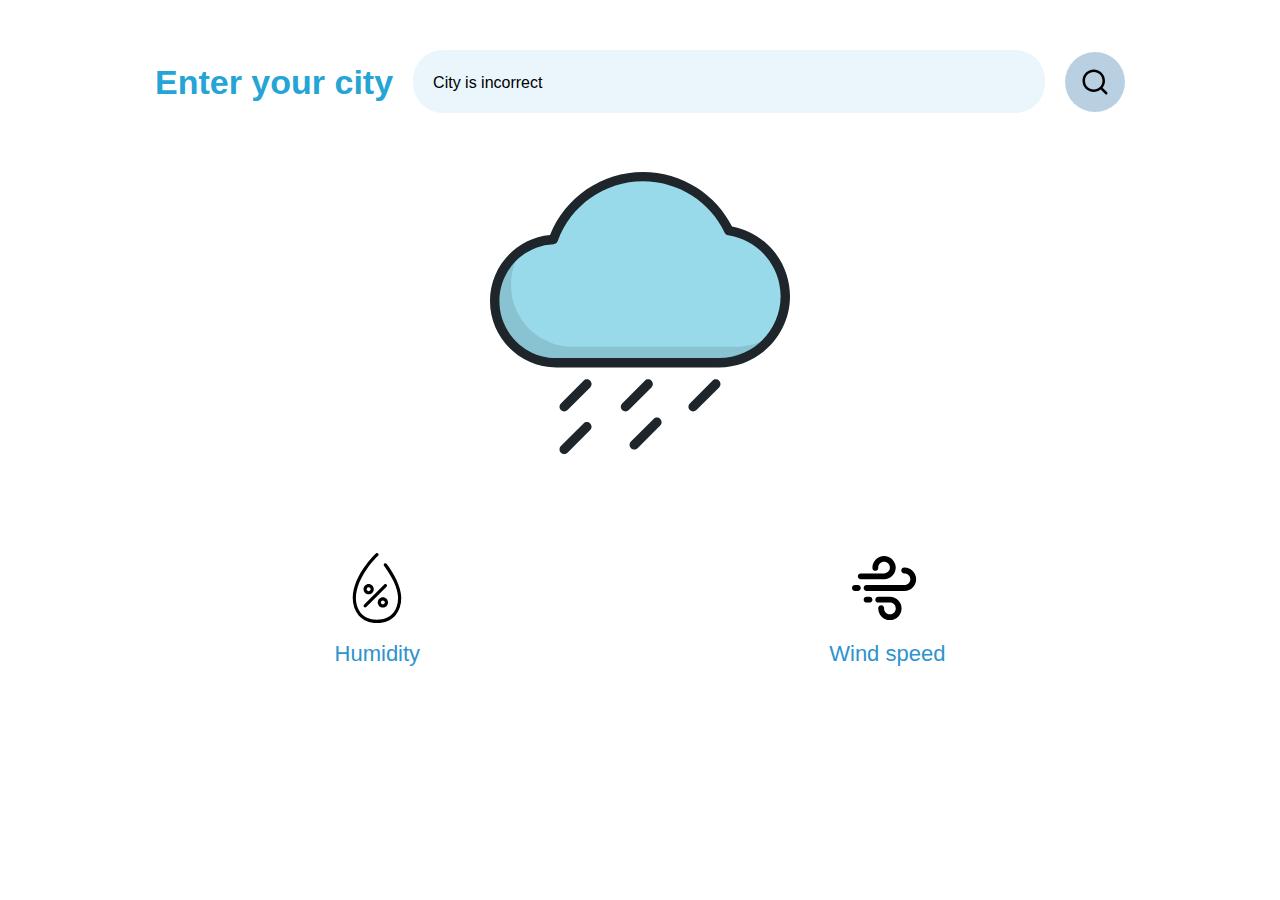
<file: weatherY/index.html>
<!DOCTYPE html>
<html lang="en">

<head>
   <meta charset="UTF-8">
   <meta name="viewport" content="width=device-width, initial-scale=1.0">
   <link rel="stylesheet" href="css/style.css">
   <script src="js/script.js" defer></script>
   <title>WeatherY - Know the weather</title>
</head>

<body>
   <div class="wrapper">
      <main class="page">
         <div class="page__container">
            <div class="weather">
               <div class="weather__input">
                  <label for="city">Enter your city</label>
                  <input type="text" name="city" id="city" placeholder="Your city">
                  <button class="weather__search"><img src="img/search.svg" alt="search"></button>
               </div>
               <div class="weather__display display-weather">
                  <img class="display-weather__main-img main-image" src="img/rain.svg">
                  <div class="display-weather__condition condition"></div>
                  <div class="display-weather__temp temp"></div>
                  <div class="display-weather__feels feels"></div>
                  <div class="display-weather__city city"></div>
               </div>
               <div class="weather__info info-weather">
                  <div class="info-weather__card">
                     <img src="img/humidity.svg" alt="humidity">
                     <div class="info-weather__unit humidity-percents"></div>
                     <div class="info-weather__title">Humidity</div>
                  </div>
                  <div class="info-weather__card">
                     <img src="img/wind.svg" alt="wind">
                     <div class="info-weather__unit wind-speed"></div>
                     <div class="info-weather__title">Wind speed</div>
                  </div>
               </div>
            </div>
         </div>
      </main>
   </div>
</body>

</html>
</file>
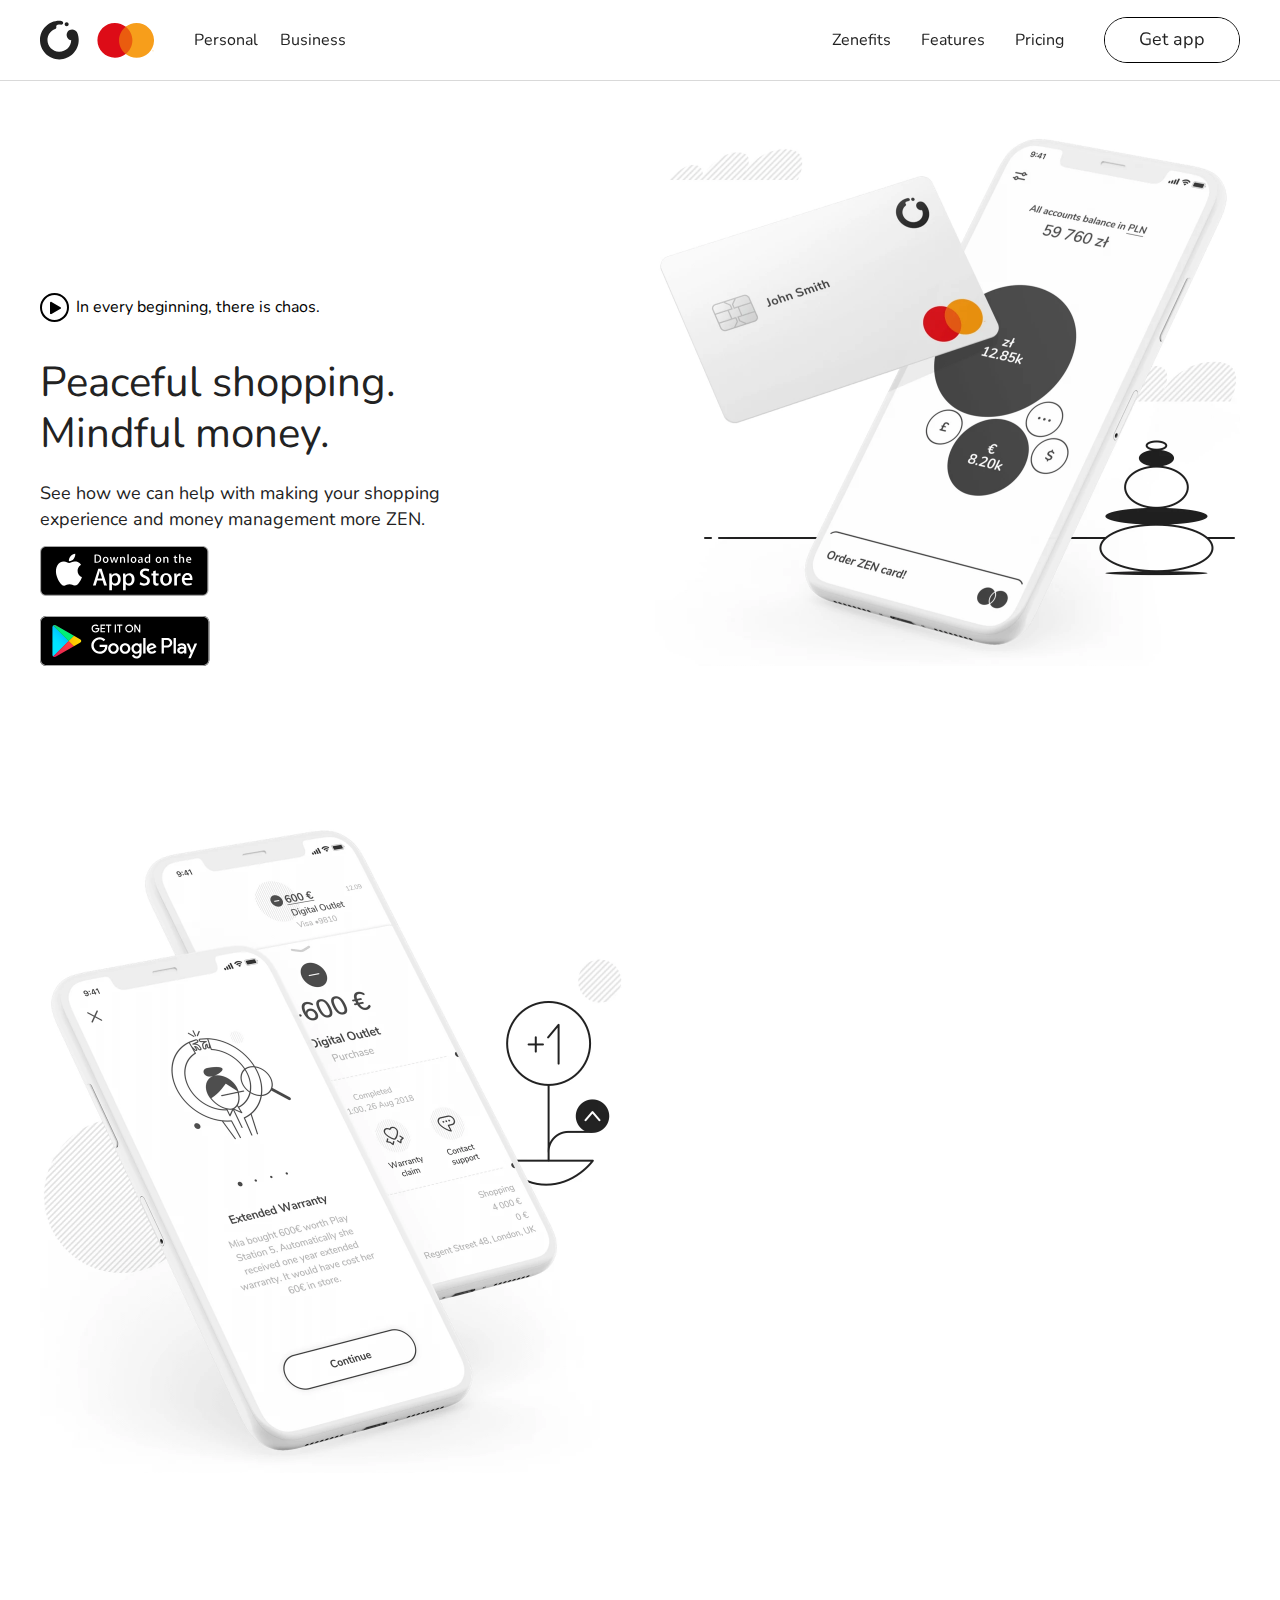
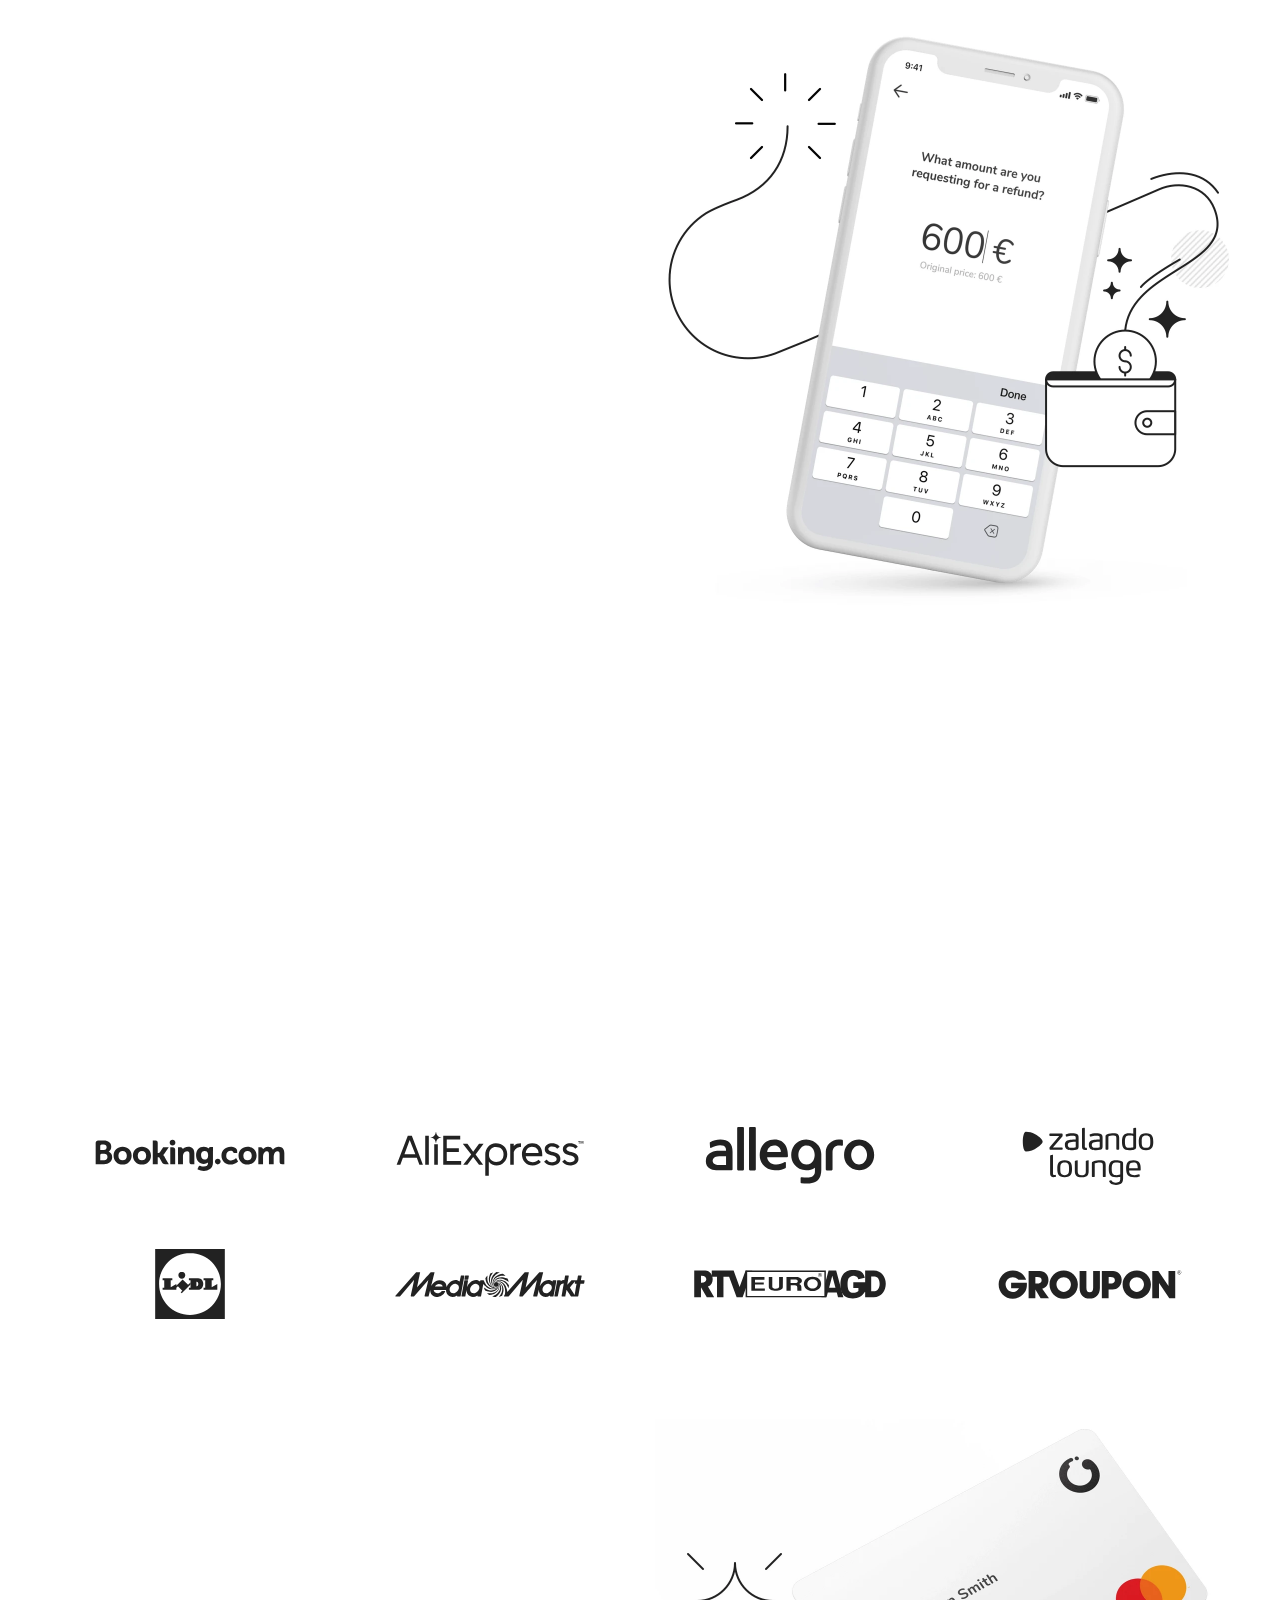
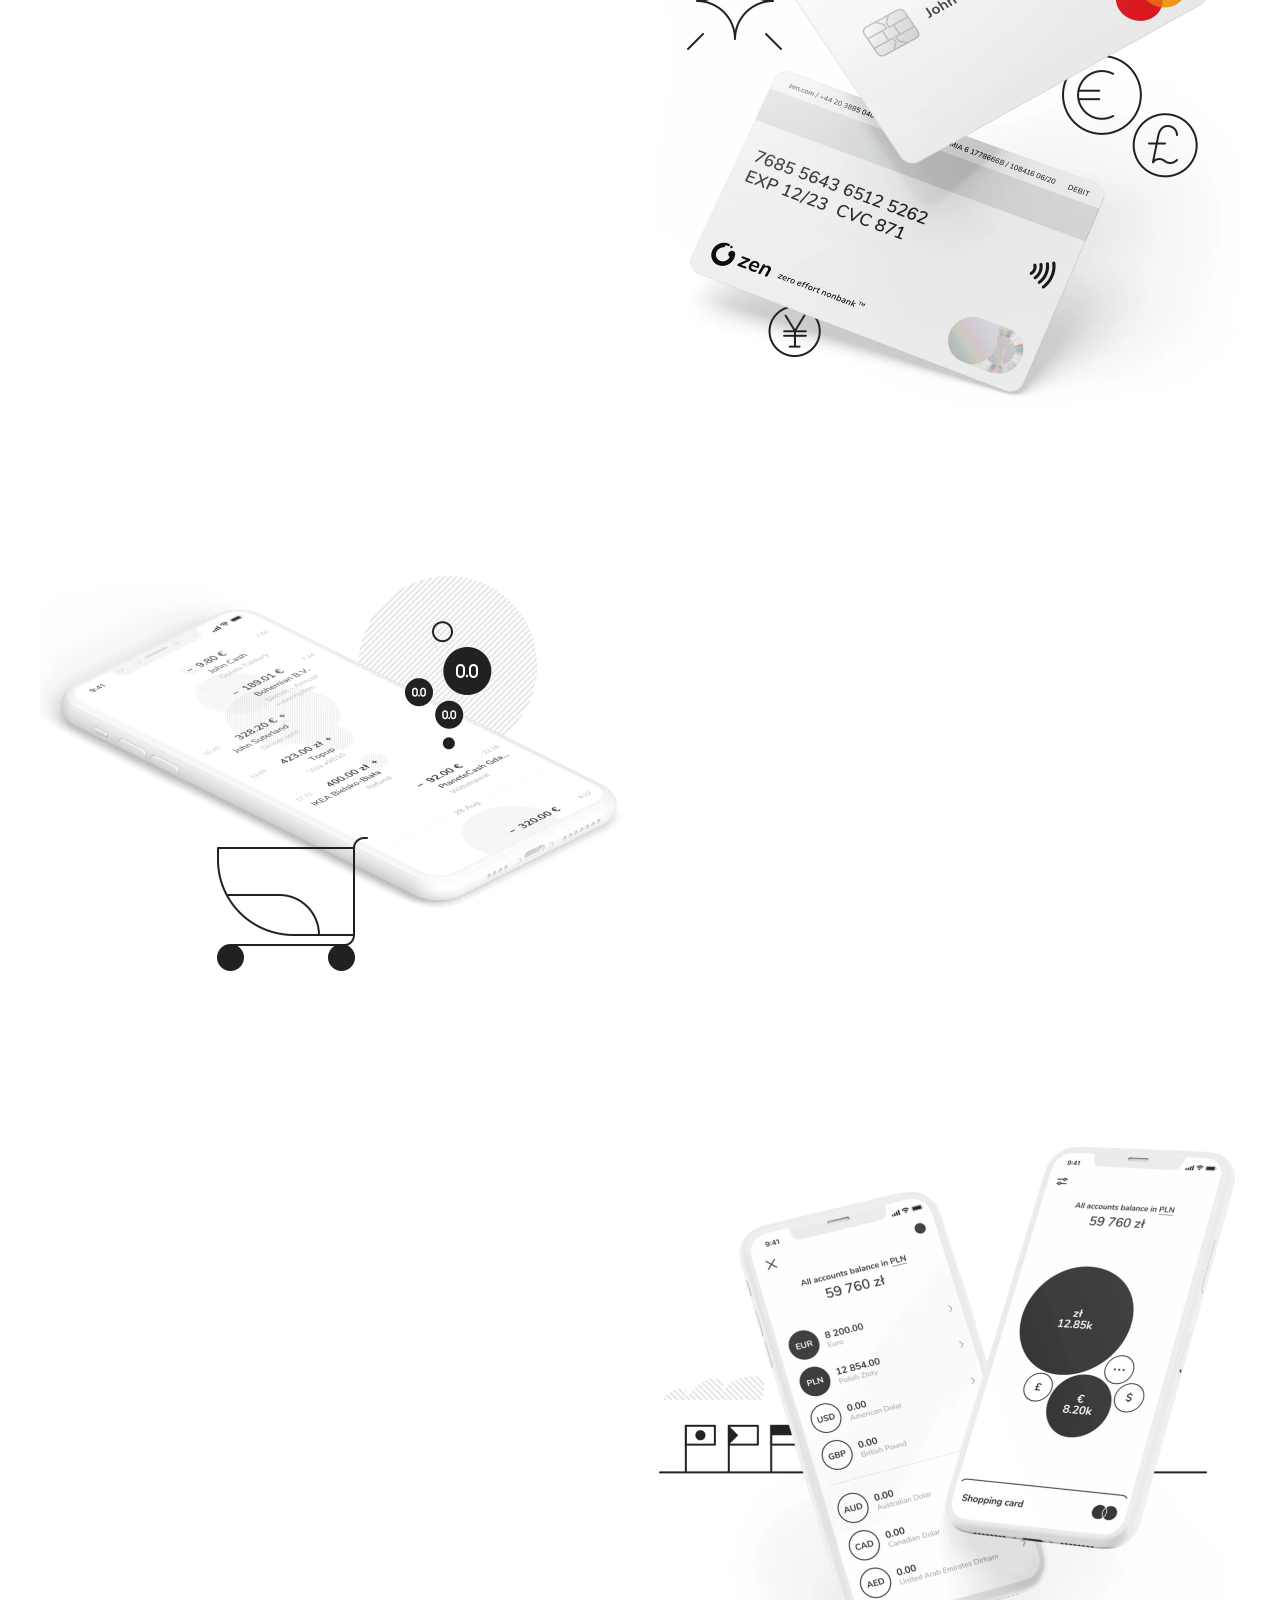
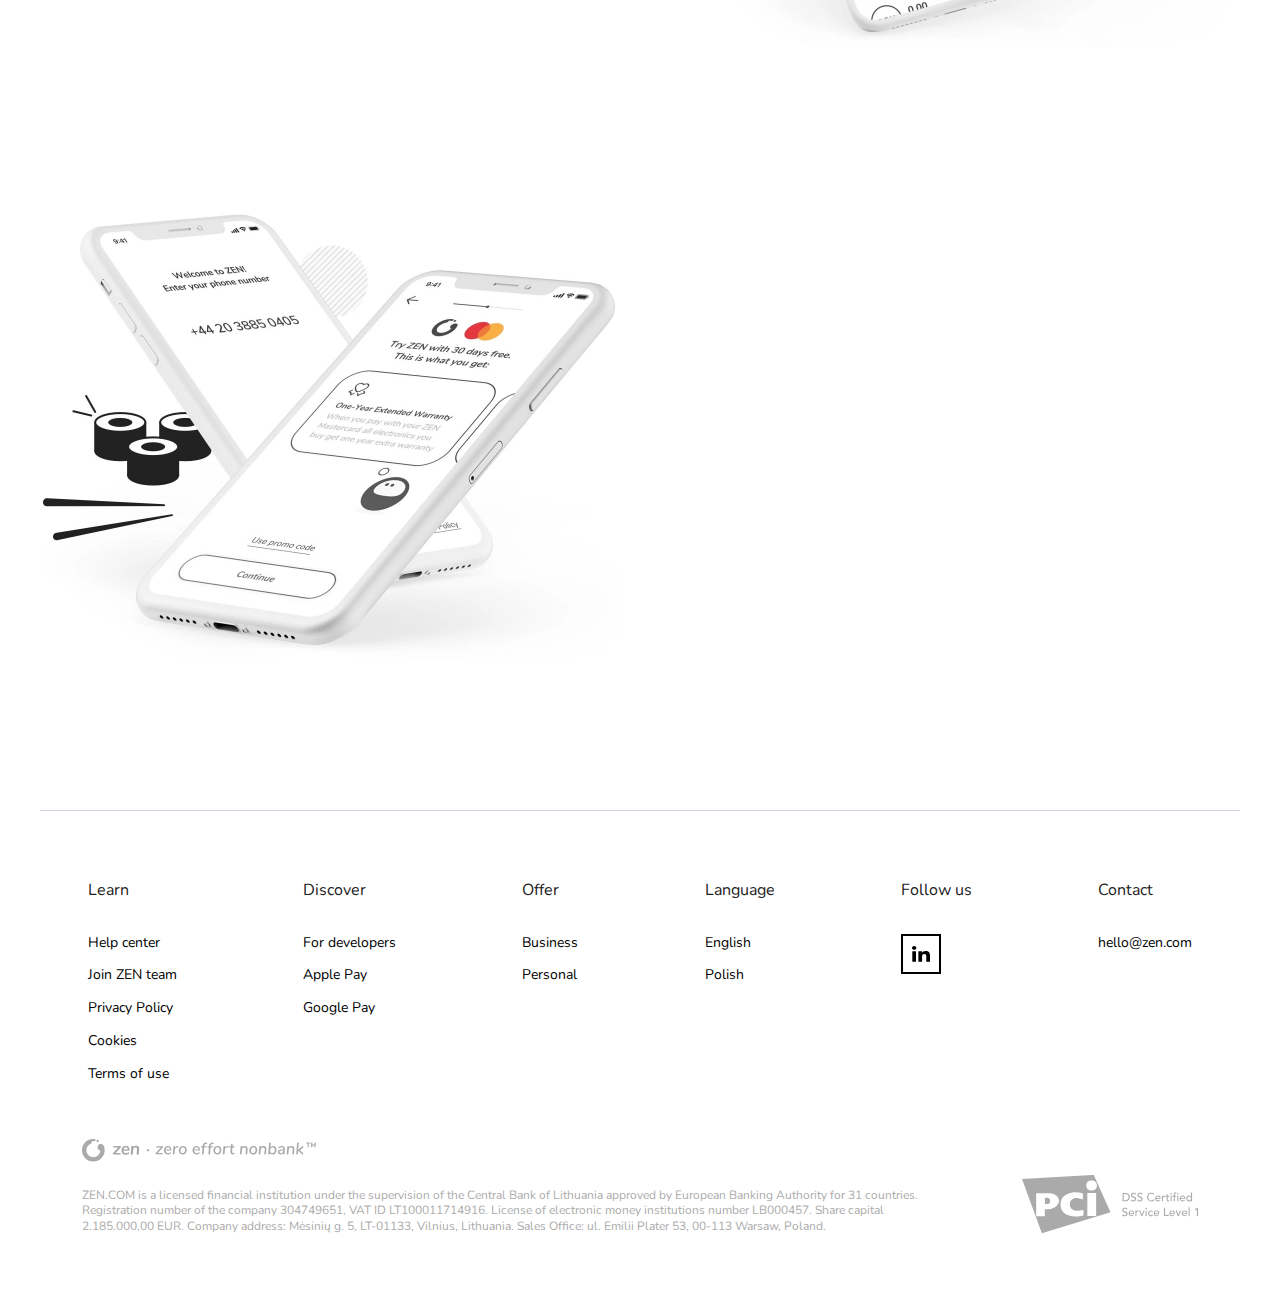
<file: zen/index.html>
<!DOCTYPE html>
<html lang="en">

<head>
   <meta charset="UTF-8">
   <meta name="viewport" content="width=device-width, initial-scale=1.0">
   <link rel="stylesheet" href="css/style.css">
   <link rel="icon" href="img/favicon.png">
   <script defer src="js/script.js"></script>
   <title>ZEN - Peaceful shopping Mindful money</title>
</head>

<body>
   <div class="wrapper">
      <header class="header">
         <div class="header__container">
            <div class="header__item item-header">
               <img src="img/icons/logo.svg" alt="#" class="item-header__logo">
               <div class="links" id="links">
                  <a href="#" class="links__item">Personal</a>
                  <a href="#" class="links__item">Business</a>
               </div>
            </div>
            <div class="header__item item-header item-header--menu">
               <div class="item-header__menu menu">
                  <nav class="menu__body">
                     <ul class="menu__list" id="menuList">
                        <li class="menu__item"><a href="#" class="menu__link">Zenefits</a></li>
                        <li class="menu__item"><a href="#" class="menu__link">Features</a></li>
                        <li class="menu__item"><a href="#" class="menu__link">Pricing</a></li>
                     </ul>
                     <ul class="menu__buttons-list menu__buttons-list--hidden">
                        <li class="menu__item">
                           <a href="#" class="menu__link">
                              <img src="img/icons/appstore-black.svg" alt="appstore" class="menu__icon">
                           </a>
                        </li>
                        <li class="menu__item">
                           <a href="#" class="menu__link">
                              <img src="img/icons/googleplay-black.svg" alt="googleplay" class="menu__icon">
                           </a>
                        </li>
                     </ul>
                  </nav>
               </div>
               <a href="#" class="item-header__button button">Get app</a>
               <button class="icon-menu">
                  <span></span>
               </button>
            </div>
         </div>
      </header>
      <main class="page">
         <div class="page__container">
            <div class="page__hero content">
               <article class="content__item item-content _scroll">
                  <div class="item-content__subtitle">
                     <a target="_blank"
                        href="https://www.youtube.com/watch?v=5RWf2BujEws&ab_channel=WORLDCLASSADVERTISING"
                        class="item-content__play-link"> In every beginning, there is chaos.</a>
                  </div>
                  <h1 class="item-content__title title">Peaceful shopping. <br>Mindful money.</h1>
                  <div class="item-content__text text">
                     <p>See how we can help with making your shopping experience and money management more ZEN.</p>
                  </div>
                  <div class="item-content__buttons">
                     <a href="#" class="item-content__button">
                        <img src="img/icons/appstore-black.svg" alt="appstore"></a>
                     <a href="#" class="item-content__button">
                        <img src="img/icons/googleplay-black.svg" alt="googleplay"></a>
                  </div>
               </article>
               <div class="content__img"> <img src="img/bg_1.webp" alt="zen bank"></div>
            </div>
            <div class="page__boost content content--reversed">
               <article class="content__item item-content item-content--lifted _scroll">
                  <h2 class="item-content__title title">1-year warranty boost</h2>
                  <div class="item-content__text text">
                     <p>ZEN cards have a very neat feature that will help you whenever your electronic devices start
                        failing after the standard warranty ends, which is pretty common.</p>
                     <p>When you buy any electronics with your ZEN shopping Mastercard®, their warranty gets extended by
                        one year. How does it work? It simply does. Automatically.</p>
                  </div>
               </article>
               <div class="content__img"><img src="img/bg_2.webp" alt="zen bank"></div>
            </div>
            <div class="page__care content">
               <article class="content__item item-content _scroll">
                  <h2 class="item-content__title title">ZEN Care</h2>
                  <div class="item-content__text text">
                     <p>Shopping online is usually a delightful experience. Until it's not.</p>
                     <p>Until something you buy, proves to be faulty, missing or a totally wrong item, you’re in for
                        long product return procedures.</p>
                     <p>But, here comes ZEN Care: a free, built-in shopping protection. You can rest assured we’ll
                        handle all of the transaction-related problems faster and with higher success rates. Where lone
                        consumers can be ignored or dumped by dishonest merchants, ZEN doesn't get discouraged. ZEN
                        persists. </p>
                  </div>
               </article>
               <div class="content__img"><img src="img/bg_3.webp" alt="zen bank"></div>
            </div>
            <div class="page__cashback cashback">
               <article data-open class="cashback__item _scroll">
                  <h2 class="cashback__title title">and cashback!</h2>
                  <div class="cashback__text text">
                     <p>It saves a little bit of money while you’re shopping, but in many cases it takes ages to get
                        anything out of it. We gave it a thought and made cashback way more friendly. Up to 14% of what
                        you spend using ZEN Mastercard ® will materialize on your account right after the purchase. It's
                        like you haggled some cash, despite you didn't have to. Just don't forget to use in-app cashback
                        link.</p>
                  </div>
                  <button class="cashback__button button">Show more partners</button>
               </article>
               <div class="cashback__cards brands">
                  <div class="brands__cover"><img src="img/icons/p-booking.svg" alt="booking" class="brands__img"></div>
                  <div class="brands__cover"><img src="img/icons/p-ali.svg" alt="aliexpress" class="brands__img"></div>
                  <div class="brands__cover"> <img src="img/icons/p-allegro.svg" alt="allegro" class="brands__img">
                  </div>
                  <div class="brands__cover"> <img src="img/icons/p-zalando.svg" alt="zalando" class="brands__img">
                  </div>
                  <div class="brands__cover"> <img src="img/icons/p-lidl.svg" alt="lidl" class="brands__img"></div>
                  <div class="brands__cover"><img src="img/icons/p-media.svg" alt="media" class="brands__img"></div>
                  <div class="brands__cover"><img src="img/icons/p-rtv.svg" alt="rtv" class="brands__img"></div>
                  <div class="brands__cover"> <img src="img/icons/p-groupon.svg" alt="groupon" class="brands__img">
                  </div>
               </div>
               <div class="cashback__cards brands brands--hidden">
                  <div class="brands__cover"><img src="img/icons/p-booking.svg" alt="booking" class="brands__img"></div>
                  <div class="brands__cover"><img src="img/icons/p-ali.svg" alt="aliexpress" class="brands__img"></div>
                  <div class="brands__cover"> <img src="img/icons/p-allegro.svg" alt="allegro" class="brands__img">
                  </div>
                  <div class="brands__cover"> <img src="img/icons/p-zalando.svg" alt="zalando" class="brands__img">
                  </div>
                  <div class="brands__cover"> <img src="img/icons/p-lidl.svg" alt="lidl" class="brands__img"></div>
                  <div class="brands__cover"><img src="img/icons/p-media.svg" alt="media" class="brands__img"></div>
                  <div class="brands__cover"><img src="img/icons/p-rtv.svg" alt="rtv" class="brands__img"></div>
                  <div class="brands__cover"> <img src="img/icons/p-groupon.svg" alt="groupon" class="brands__img">
                  </div>
               </div>
            </div>
            <div class="page__shopping content">
               <article class="content__item item-content _scroll">
                  <h2 class="item-content__title title title--icon">ZEN shopping Mastercard<span>®</span></h2>
                  <div class="item-content__text text">
                     <p>You shouldn’t be bound to use one card at a time, especially when it has so many benefits! With
                        ZEN, you can manage your shopping and finances with both physical and virtual cards. It’s
                        convenient, streamlined, and works like a charm. You can have a shopping card, a subscription
                        card, and whatever other cards that make sense to you.</p>
                  </div>
                  <div class="item-content__buttons item-content__buttons--row">
                     <a href="#" class="item-content__button">
                        <img src="img/icons/applepay.svg" alt="applepay"></a>
                     <a href="#" class="item-content__button">
                        <img src="img/icons/googlepay.svg" alt="googlepay"></a>
                  </div>
               </article>
               <div class="content__img"> <img src="img/bg_4.webp" alt="zen bank"></div>
            </div>
            <div class="page__fees content content--reversed">
               <article class="content__item item-content _scroll">
                  <h2 class="item-content__title title">Shopping with no fees</h2>
                  <div class="item-content__text text">
                     <p>Online shopping is flawed with all kind of fees. Currency exchange fees, processing fees and
                        even fees for having multiple fees. Getting rid of them became our hobby. Same goes for ATM
                        withdrawal fees.</p>
                     <p>Enjoy your money globally. Every uncut part of it. Keep reading. ZEN goes beyond shopping with a
                        fully functional account.</p>
                  </div>
               </article>
               <div class="content__img"><img src="img/bg_5.webp" alt="zen bank"></div>
            </div>
            <div class="page__care content">
               <article class="content__item item-content _scroll">
                  <h2 class="item-content__title title">One app, one account,<br> many currencies</h2>
                  <div class="item-content__text text">
                     <p>ZEN Mastercard® was made for spending money. ZEN account is here to store and manage it
                        peacefully, from the inside of your pocket.</p>
                     <p>You can use it just like a regular account, as it has its own IBAN and works just the way any
                        bank account would — but better. Store up to 30 currencies and transfer them easily in many
                        ways.</p>
                  </div>
               </article>
               <div class="content__img"><img src="img/bg_6.webp" alt="zen bank"></div>
            </div>
            <div class="page__account content content--reversed">
               <article class="content__item item-content _scroll">
                  <h2 class="item-content__title title">Quick and easy<br> account creation</h2>
                  <div class="item-content__text text">
                     <p>Now, you might be thinking that it’s just like any other account creation… Long, tiresome and
                        full of endless blanks to fill in. Well, it’s not.</p>
                     <p>We have designed the whole process to make it the simplest and the shortest one ever conceived
                        for a personal account. Download the app and see for yourself!</p>
                  </div>
                  <div class="item-content__buttons item-content__buttons--row">
                     <a href="#" class="item-content__button">
                        <img src="img/icons/appstore-black.svg" alt="appstore"></a>
                     <a href="#" class="item-content__button">
                        <img src="img/icons/googleplay-black.svg" alt="googleplay"></a>
                  </div>
               </article>
               <div class="content__img"> <img src="img/bg_7.webp" alt="zen bank"></div>
            </div>
         </div>
      </main>
      <footer class="footer">
         <div class="footer__container">
            <div class="footer__inner">
               <div class="footer__menu menu-footer">
                  <div class="menu-footer__part">
                     <h6 class="menu-footer__title">Learn</h6>
                     <ul class="menu-footer__list">
                        <li class="menu-footer__item"><a href="#" class="menu-footer__link">Help center</a></li>
                        <li class="menu-footer__item"><a href="#" class="menu-footer__link">Join ZEN team</a></li>
                        <li class="menu-footer__item"><a href="#" class="menu-footer__link">Privacy Policy</a></li>
                        <li class="menu-footer__item"><a href="#" class="menu-footer__link">Cookies</a></li>
                        <li class="menu-footer__item"><a href="#" class="menu-footer__link">Terms of use</a></li>
                     </ul>
                  </div>
                  <div class="menu-footer__part">
                     <h6 class="menu-footer__title">Discover</h6>
                     <ul class="menu-footer__list">
                        <li class="menu-footer__item"><a href="#" class="menu-footer__link">For developers</a></li>
                        <li class="menu-footer__item"><a href="#" class="menu-footer__link">Apple Pay</a></li>
                        <li class="menu-footer__item"><a href="#" class="menu-footer__link">Google Pay</a></li>
                     </ul>
                  </div>
                  <div class="menu-footer__part">
                     <h6 class="menu-footer__title">Offer</h6>
                     <ul class="menu-footer__list">
                        <li class="menu-footer__item"><a href="#" class="menu-footer__link">Business</a></li>
                        <li class="menu-footer__item"><a href="#" class="menu-footer__link">Personal</a></li>
                     </ul>
                  </div>
                  <div class="menu-footer__part">
                     <h6 class="menu-footer__title">Language</h6>
                     <ul class="menu-footer__list">
                        <li class="menu-footer__item"><a href="index.html" class="menu-footer__link">English</a></li>
                        <li class="menu-footer__item"><a href="pl.html" class="menu-footer__link">Polish</a></li>
                     </ul>
                  </div>
                  <div class="menu-footer__part">
                     <h6 class="menu-footer__title">Follow us</h6>
                     <a href="#" class="menu-footer__img-link"><img src="img/icons/linked-in.svg" alt="linked-in"></a>
                  </div>
                  <div class="menu-footer__part">
                     <h6 class="menu-footer__title">Contact</h6>
                     <a href="mailto:hello@zen.com" class="menu-footer__link">hello@zen.com</a>
                  </div>
               </div>
               <div class="footer__rights rights-footer">
                  <div class="rights-footer__content">
                     <img class="rights-footer__print" src="img/icons/zen-footer.svg" alt="rights">
                     <div class="rights-footer__text">
                        <p>ZEN.COM is a licensed financial institution under the supervision of the Central Bank of
                           Lithuania approved by European Banking Authority for 31 countries. Registration number of the
                           company 304749651, VAT ID LT100011714916. License of electronic money institutions number
                           LB000457. Share capital 2.185.000,00 EUR. Company address: Mėsinių g. 5, LT-01133, Vilnius,
                           Lithuania. Sales Office: ul. Emilii Plater 53, 00-113 Warsaw, Poland.</p>
                     </div>
                  </div>
                  <div class="rights-footer__item">
                     <img class="rights-footer__img" src="img/icons/rights.svg" alt="rights">
                  </div>
               </div>
            </div>
         </div>
      </footer>
   </div>
</body>

</html>
</file>
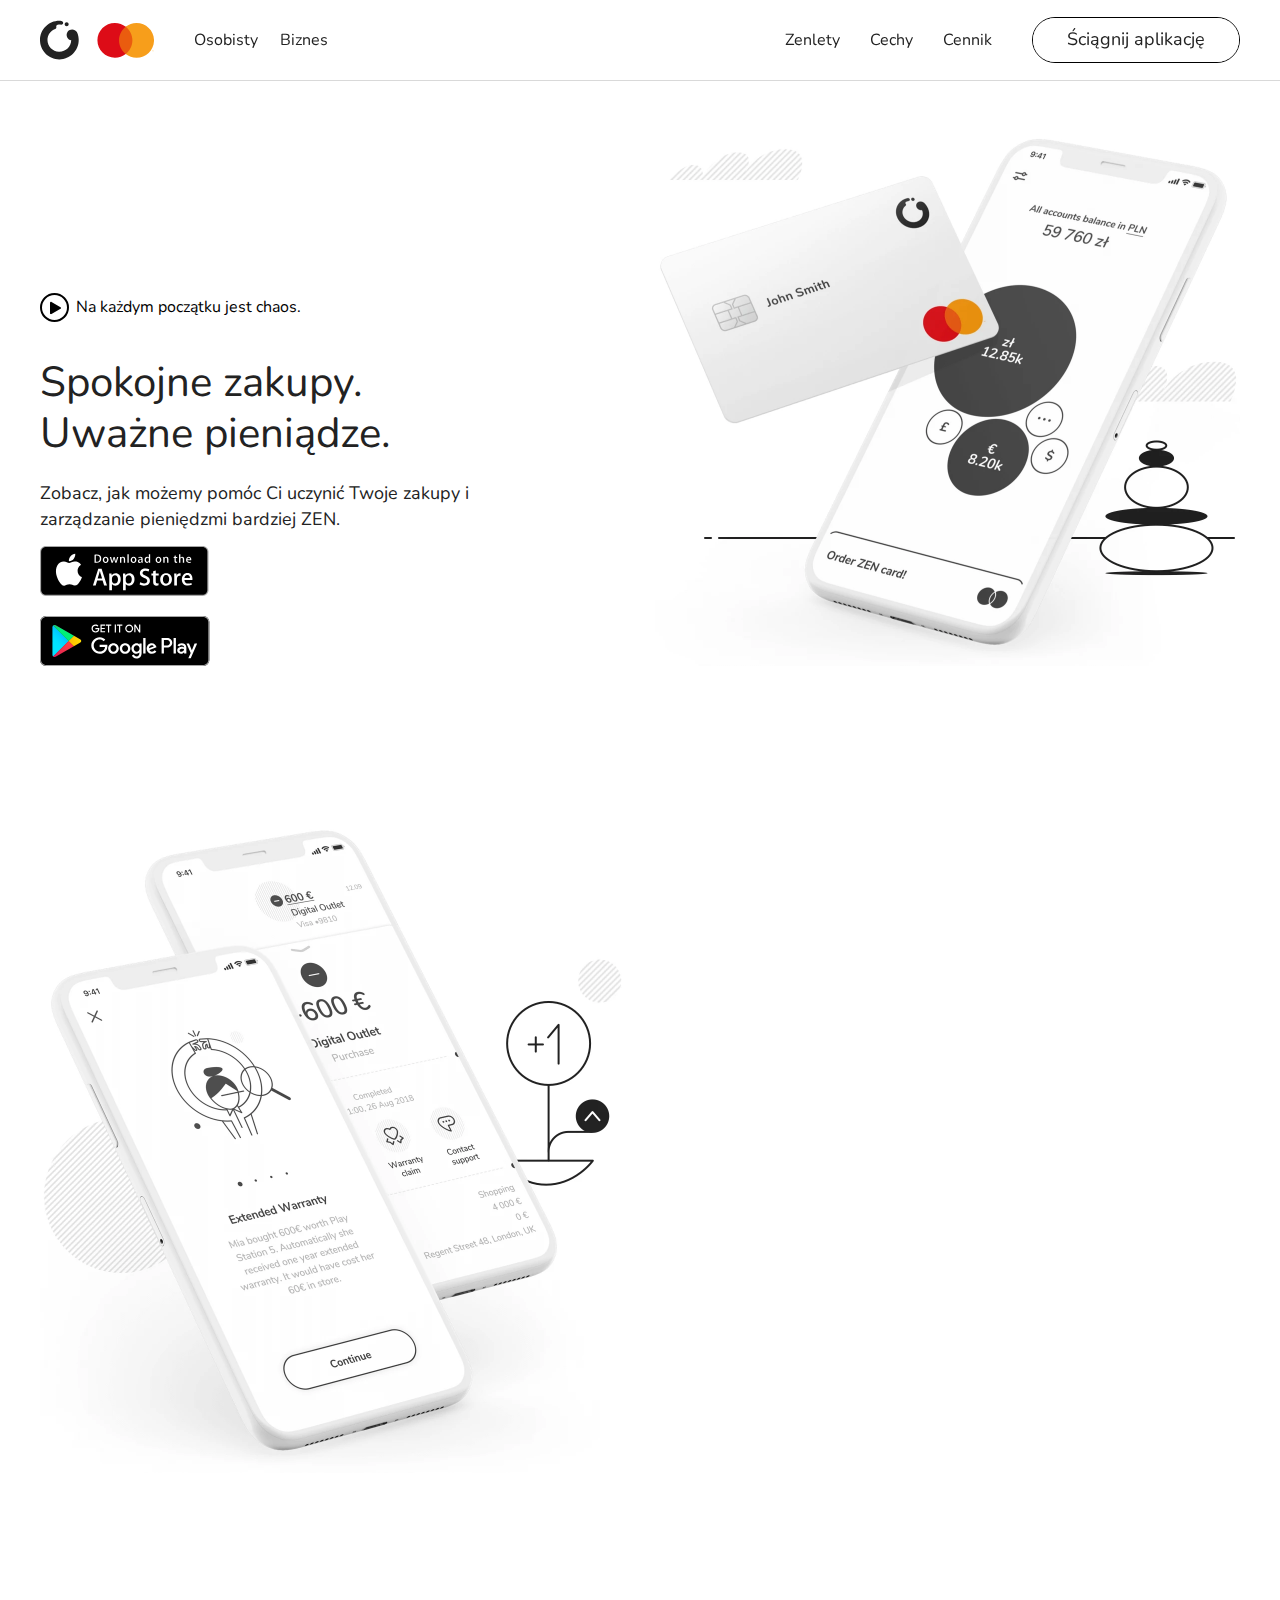
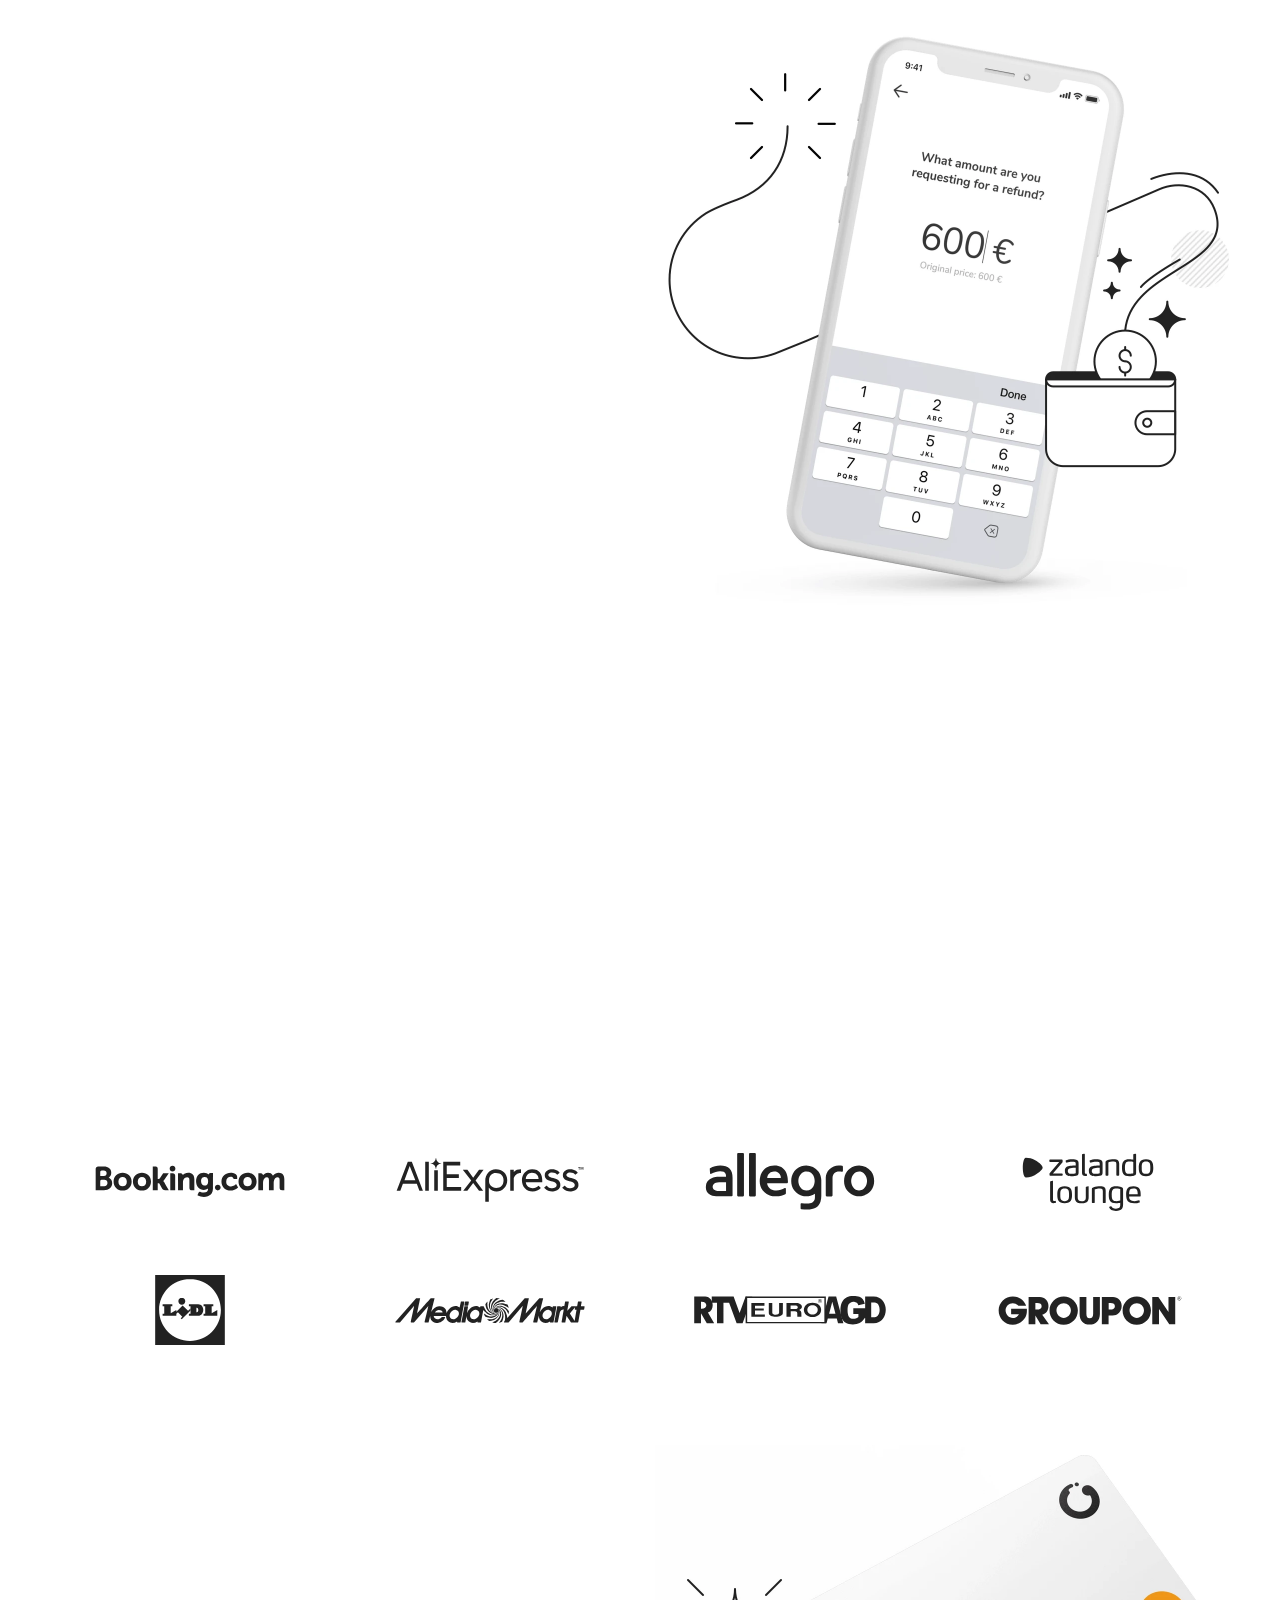
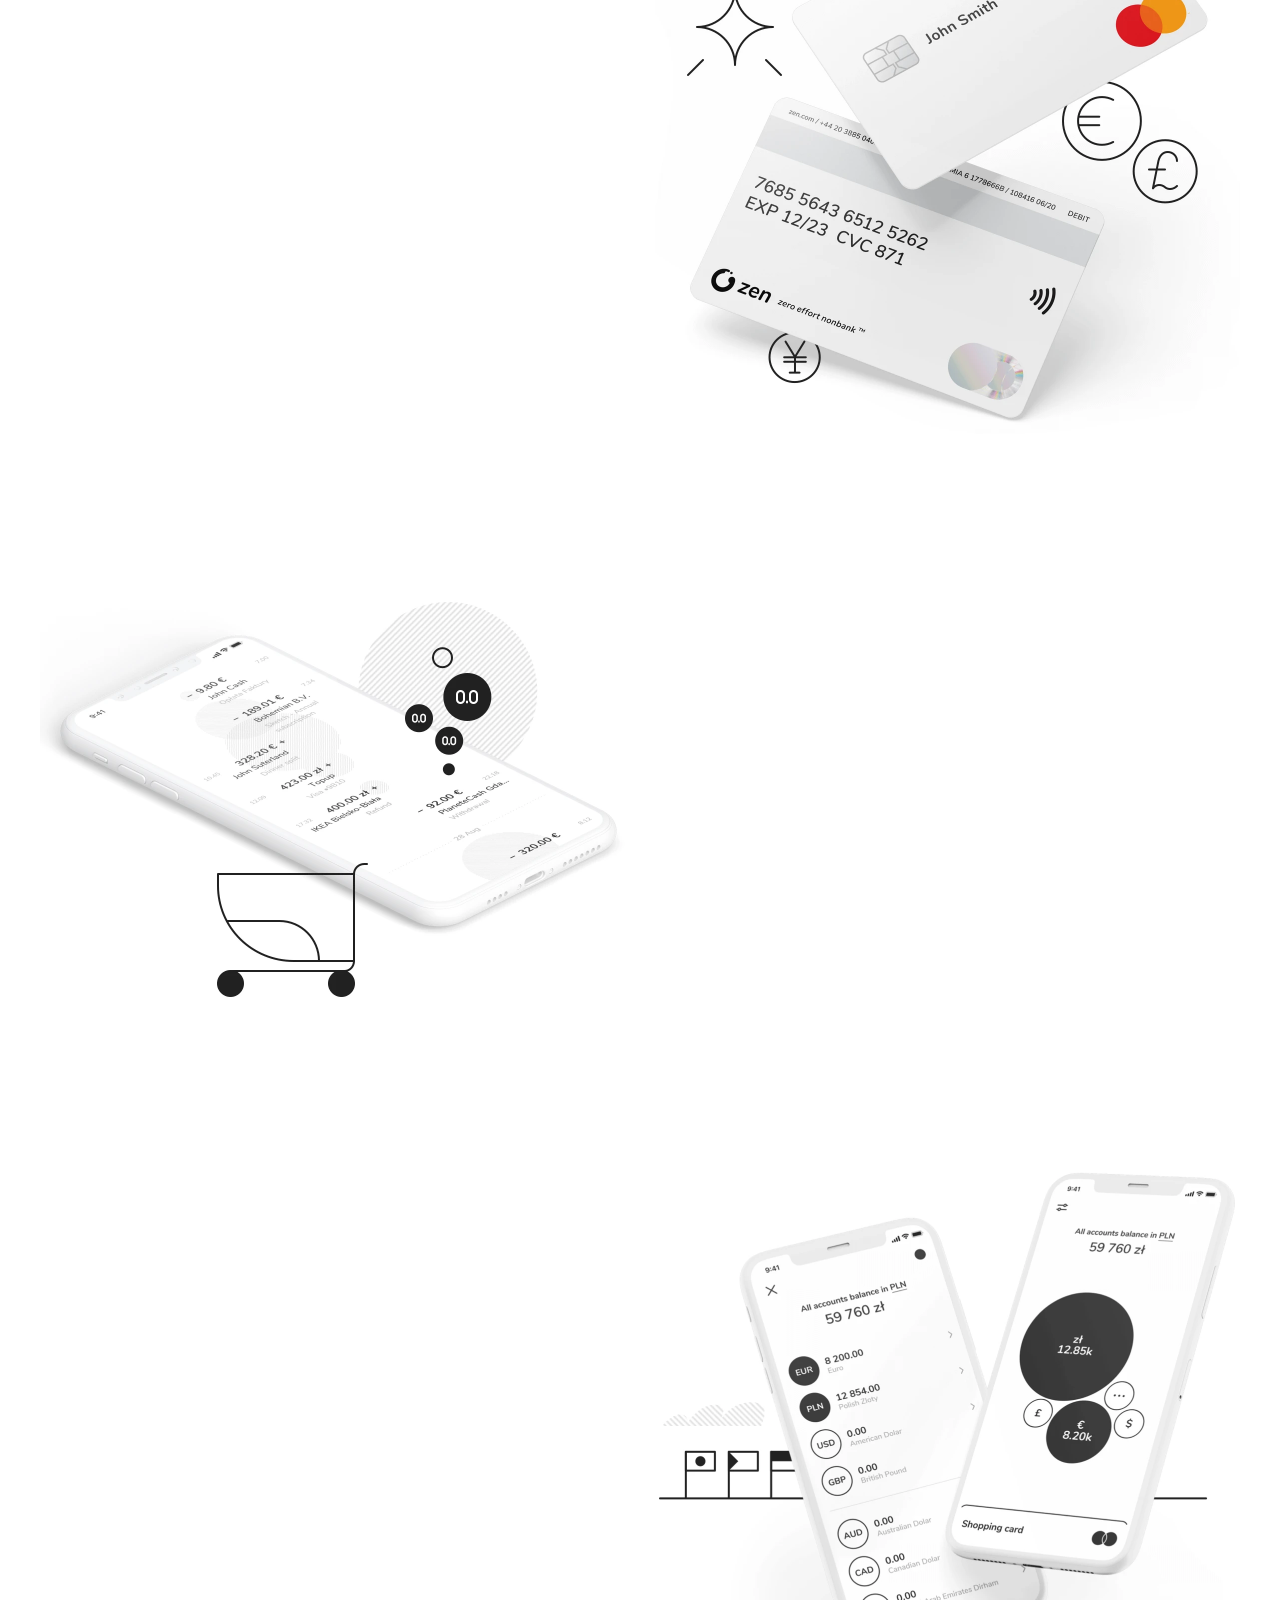
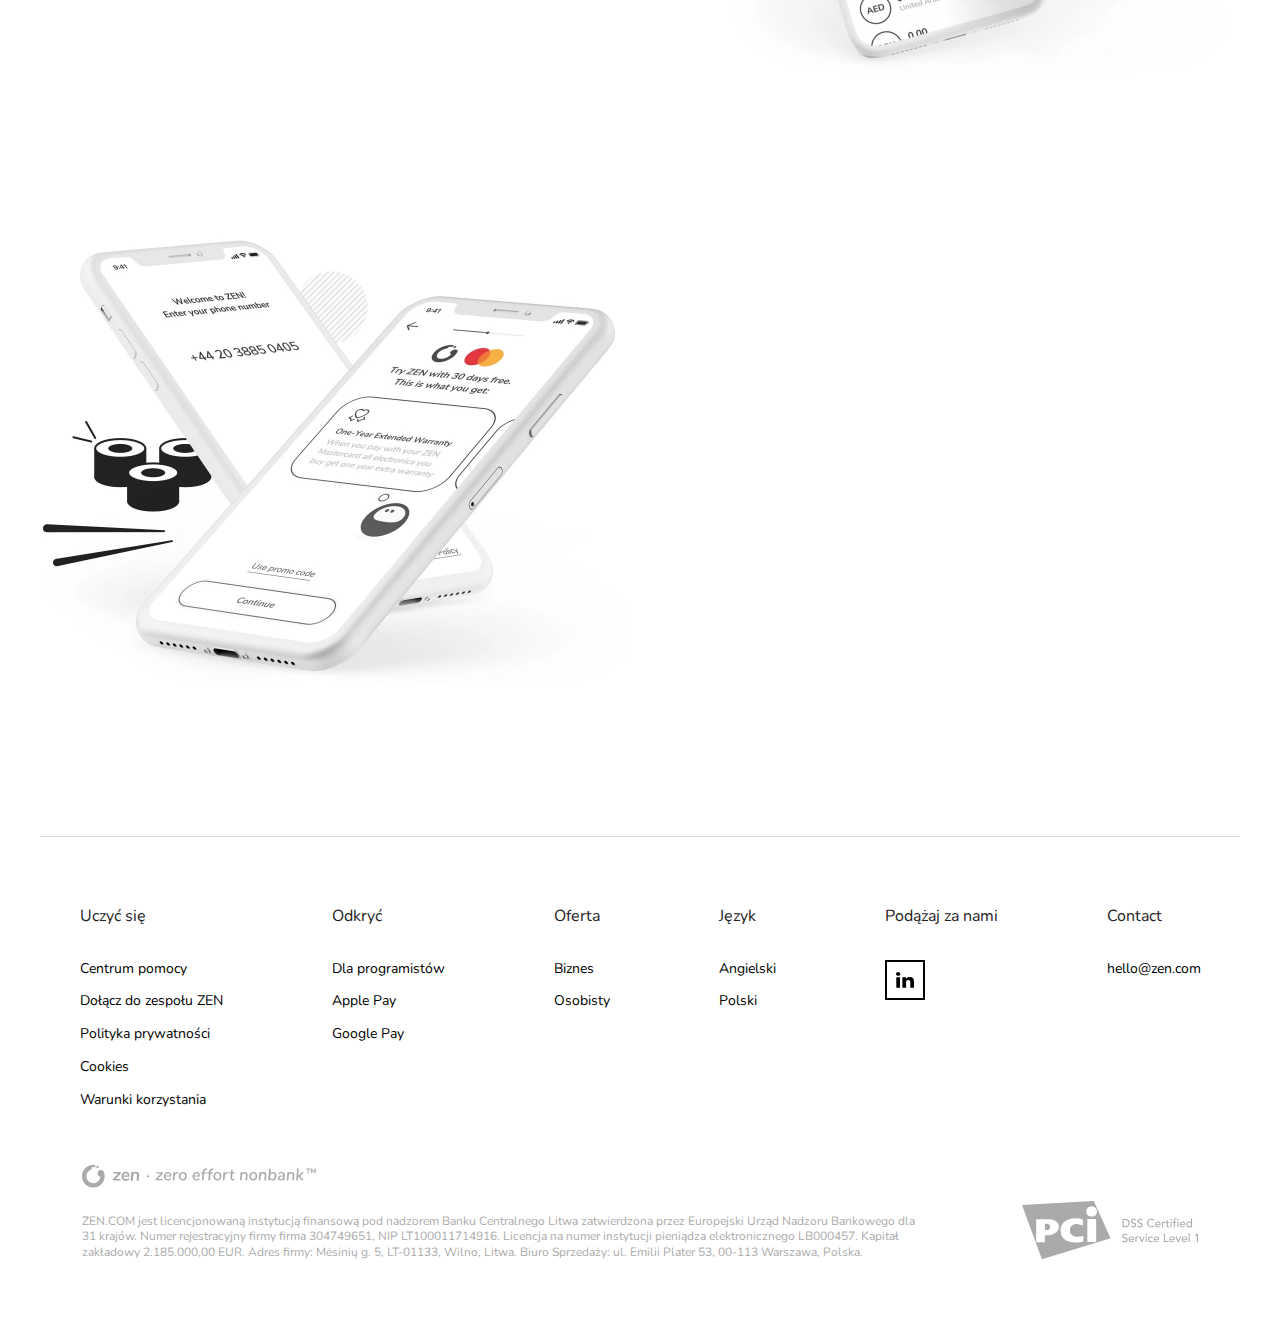
<file: zen/pl.html>
<!DOCTYPE html>
<html lang="en">

<head>
   <meta charset="UTF-8">
   <meta name="viewport" content="width=device-width, initial-scale=1.0">
   <link rel="stylesheet" href="css/style.css">
   <link rel="icon" href="img/favicon.png">
   <title>ZEN - Spokojne zakupy, Świadome pieniądze</title>
</head>

<body>
   <div class="wrapper">
      <header class="header">
         <div class="header__container">
            <div class="header__item item-header">
               <img src="img/icons/logo.svg" alt="#" class="item-header__logo">
               <div class="links" id="links">
                  <a href="#" class="links__item">Osobisty</a>
                  <a href="#" class="links__item">Biznes</a>
               </div>
            </div>
            <div class="header__item item-header item-header--menu">
               <div class="item-header__menu menu">
                  <nav class="menu__body">
                     <ul class="menu__list" id="menuList">
                        <li class="menu__item"><a href="#" class="menu__link">Zenlety</a></li>
                        <li class="menu__item"><a href="#" class="menu__link">Cechy</a></li>
                        <li class="menu__item"><a href="#" class="menu__link">Cennik</a></li>
                     </ul>
                     <ul class="menu__buttons-list menu__buttons-list--hidden">
                        <li class="menu__item">
                           <a href="#" class="menu__link">
                              <img src="img/icons/appstore-black.svg" alt="appstore" class="menu__icon">
                           </a>
                        </li>
                        <li class="menu__item">
                           <a href="#" class="menu__link">
                              <img src="img/icons/googleplay-black.svg" alt="googleplay" class="menu__icon">
                           </a>
                        </li>
                     </ul>
                  </nav>
               </div>
               <a href="#" class="item-header__button button">Ściągnij aplikację</a>
               <button class="icon-menu">
                  <span></span>
               </button>
            </div>
         </div>
      </header>
      <main class="page">
         <div class="page__container">
            <div class="page__hero content">
               <article class="content__item item-content _scroll">
                  <div class="item-content__subtitle">
                     <a target="_blank"
                        href="https://www.youtube.com/watch?v=5RWf2BujEws&ab_channel=WORLDCLASSADVERTISING"
                        class="item-content__play-link"> Na każdym początku jest chaos.</a>
                  </div>
                  <h1 class="item-content__title title">Spokojne zakupy. <br>Uważne pieniądze.</h1>
                  <div class="item-content__text text">
                     <p>Zobacz, jak możemy pomóc Ci uczynić Twoje zakupy i zarządzanie pieniędzmi bardziej ZEN.</p>
                  </div>
                  <div class="item-content__buttons">
                     <a href="#" class="item-content__button">
                        <img src="img/icons/appstore-black.svg" alt="appstore"></a>
                     <a href="#" class="item-content__button">
                        <img src="img/icons/googleplay-black.svg" alt="googleplay"></a>
                  </div>
               </article>
               <div class="content__img"> <img src="img/bg_1.webp" alt="zen bank"></div>
            </div>
            <div class="page__boost content content--reversed">
               <article class="content__item item-content item-content--lifted _scroll">
                  <h2 class="item-content__title title">Zwiększenie gwarancji o 1 rok</h2>
                  <div class="item-content__text text">
                     <p>Karty ZEN mają bardzo przydatną funkcję, która pomoże Ci przy uruchomieniu urządzeń
                        elektronicznych awaria po zakończeniu standardowej gwarancji, co jest dość powszechne.</p>
                     <p>Kupując dowolną elektronikę za pomocą karty ZEN shopping Mastercard®, jej gwarancja zostaje
                        przedłużona o rok. Jak to działa? Po prostu tak jest. Automatycznie.</p>
                  </div>
               </article>
               <div class="content__img"><img src="img/bg_2.webp" alt="zen bank"></div>
            </div>
            <div class="page__care content">
               <article class="content__item item-content _scroll">
                  <h2 class="item-content__title title">Pielęgnacja ZEN</h2>
                  <div class="item-content__text text">
                     <p>Zakupy online są zazwyczaj przyjemnym przeżyciem. Dopóki tak nie jest.</p>
                     <p>Dopóki coś, co kupisz, nie okaże się wadliwe, brakuje go lub jest całkowicie niewłaściwe, czeka
                        Cię to długie procedury zwrotu produktów.</p>
                     <p>Ale oto ZEN Pielęgnacja: bezpłatna, wbudowana ochrona zakupów. Możesz być pewien, że tak zrobimy
                        rozwiązuj wszystkie problemy związane z transakcjami szybciej i z większą skutecznością. Gdzie
                        samotny konsumenci mogą zostać zignorowani lub porzuceni przez nieuczciwych sprzedawców, ZEN się
                        nie zniechęca. ZEN utrzymuje się. </p>
                  </div>
               </article>
               <div class="content__img"><img src="img/bg_3.webp" alt="zen bank"></div>
            </div>
            <div class="page__cashback cashback">
               <article data-open class="cashback__item _scroll">
                  <h2 class="cashback__title title">i zwrot pieniędzy!</h2>
                  <div class="cashback__text text">
                     <p>Oszczędza to trochę pieniędzy podczas zakupów, ale w wielu przypadkach zajmuje to wieki
                        cokolwiek z tego. Pomyśleliśmy o tym i sprawiliśmy, że zwrot gotówki stał się o wiele bardziej
                        przyjazny. Do 14% czego jakie wydasz korzystając z karty ZEN Mastercard ®, pojawią się na Twoim
                        koncie zaraz po dokonaniu zakupu. Jego jakbyś targował trochę gotówki, mimo że nie musiałeś.
                        Tylko nie zapomnij skorzystać z cashbacku w aplikacji połączyć.</p>
                  </div>
                  <button class="cashback__button button">Pokaż więcej partnerów</button>
               </article>
               <div class="cashback__cards brands">
                  <div class="brands__cover"><img src="img/icons/p-booking.svg" alt="booking" class="brands__img"></div>
                  <div class="brands__cover"><img src="img/icons/p-ali.svg" alt="aliexpress" class="brands__img"></div>
                  <div class="brands__cover"> <img src="img/icons/p-allegro.svg" alt="allegro" class="brands__img">
                  </div>
                  <div class="brands__cover"> <img src="img/icons/p-zalando.svg" alt="zalando" class="brands__img">
                  </div>
                  <div class="brands__cover"> <img src="img/icons/p-lidl.svg" alt="lidl" class="brands__img"></div>
                  <div class="brands__cover"><img src="img/icons/p-media.svg" alt="media" class="brands__img"></div>
                  <div class="brands__cover"><img src="img/icons/p-rtv.svg" alt="rtv" class="brands__img"></div>
                  <div class="brands__cover"> <img src="img/icons/p-groupon.svg" alt="groupon" class="brands__img">
                  </div>
               </div>
               <div class="cashback__cards brands brands--hidden">
                  <div class="brands__cover"><img src="img/icons/p-booking.svg" alt="booking" class="brands__img"></div>
                  <div class="brands__cover"><img src="img/icons/p-ali.svg" alt="aliexpress" class="brands__img"></div>
                  <div class="brands__cover"> <img src="img/icons/p-allegro.svg" alt="allegro" class="brands__img">
                  </div>
                  <div class="brands__cover"> <img src="img/icons/p-zalando.svg" alt="zalando" class="brands__img">
                  </div>
                  <div class="brands__cover"> <img src="img/icons/p-lidl.svg" alt="lidl" class="brands__img"></div>
                  <div class="brands__cover"><img src="img/icons/p-media.svg" alt="media" class="brands__img"></div>
                  <div class="brands__cover"><img src="img/icons/p-rtv.svg" alt="rtv" class="brands__img"></div>
                  <div class="brands__cover"> <img src="img/icons/p-groupon.svg" alt="groupon" class="brands__img">
                  </div>
               </div>
            </div>
            <div class="page__shopping content">
               <article class="content__item item-content _scroll">
                  <h2 class="item-content__title title title--icon">Karta zakupowa ZEN Mastercard<span>®</span></h2>
                  <div class="item-content__text text">
                     <p>Nie powinieneś być zmuszony do używania jednej karty na raz, zwłaszcza gdy ma ona tak wiele
                        korzyści! Z ZEN możesz zarządzać swoimi zakupami i finansami zarówno za pomocą kart fizycznych,
                        jak i wirtualnych. Jego wygodny, usprawniony i działa jak urok. Można mieć kartę zakupową,
                        abonament kartę i inne karty, które mają dla ciebie sens.</p>
                  </div>
                  <div class="item-content__buttons item-content__buttons--row">
                     <a href="#" class="item-content__button">
                        <img src="img/icons/applepay.svg" alt="applepay"></a>
                     <a href="#" class="item-content__button">
                        <img src="img/icons/googlepay.svg" alt="googlepay"></a>
                  </div>
               </article>
               <div class="content__img"> <img src="img/bg_4.webp" alt="zen bank"></div>
            </div>
            <div class="page__fees content content--reversed">
               <article class="content__item item-content _scroll">
                  <h2 class="item-content__title title">Zakupy bez opłat</h2>
                  <div class="item-content__text text">
                     <p>Zakupy online są wadliwe ze względu na wszelkiego rodzaju opłaty. Opłaty za wymianę walut,
                        opłaty manipulacyjne i nawet opłaty za posiadanie wielu opłat. Pozbywanie się ich stało się
                        naszym hobby. To samo tyczy się bankomatu Opłaty karencji.</p>
                     <p>Ciesz się swoimi pieniędzmi na całym świecie. Każda jego nieobcięta część. Czytaj dalej. ZEN
                        wykracza poza zakupy z w pełni funkcjonalne konto.</p>
                  </div>
               </article>
               <div class="content__img"><img src="img/bg_5.webp" alt="zen bank"></div>
            </div>
            <div class="page__care content">
               <article class="content__item item-content _scroll">
                  <h2 class="item-content__title title">Jedna aplikacja, jedno konto,<br> wiele walut</h2>
                  <div class="item-content__text text">
                     <p>Karta ZEN Mastercard® została stworzona z myślą o wydawaniu pieniędzy. Konto ZEN służy do jego
                        przechowywania i zarządzania spokojnie, z wnętrza kieszeni.</p>
                     <p>Możesz z niego korzystać jak ze zwykłego konta, ponieważ ma ono własny numer IBAN i działa tak
                        samo konto bankowe byłoby – ale lepsze. Przechowuj do 30 walut i łatwo przesyłaj je w wielu
                        sposoby.</p>
                  </div>
               </article>
               <div class="content__img"><img src="img/bg_6.webp" alt="zen bank"></div>
            </div>
            <div class="page__account content content--reversed">
               <article class="content__item item-content _scroll">
                  <h2 class="item-content__title title">Szybkie i łatwe<br> utworzenie konta</h2>
                  <div class="item-content__text text">
                     <p>Teraz możesz pomyśleć, że jest to proces taki sam, jak tworzenie każdego innego konta… Długie,
                        męczące i pełen niekończących się pustych miejsc do wypełnienia. Cóż, tak nie jest.</p>
                     <p>Zaprojektowaliśmy cały proces tak, aby był najprostszy i najkrótszy, jaki kiedykolwiek wymyślono
                        na konto osobiste. Pobierz aplikację i przekonaj się sam!</p>
                  </div>
                  <div class="item-content__buttons item-content__buttons--row">
                     <a href="#" class="item-content__button">
                        <img src="img/icons/appstore-black.svg" alt="appstore"></a>
                     <a href="#" class="item-content__button">
                        <img src="img/icons/googleplay-black.svg" alt="googleplay"></a>
                  </div>
               </article>
               <div class="content__img"> <img src="img/bg_7.webp" alt="zen bank"></div>
            </div>
         </div>
      </main>
      <footer class="footer">
         <div class="footer__container">
            <div class="footer__inner">
               <div class="footer__menu menu-footer">
                  <div class="menu-footer__part">
                     <h6 class="menu-footer__title">Uczyć się</h6>
                     <ul class="menu-footer__list">
                        <li class="menu-footer__item"><a href="#" class="menu-footer__link">Centrum pomocy</a></li>
                        <li class="menu-footer__item"><a href="#" class="menu-footer__link">Dołącz do zespołu ZEN</a>
                        </li>
                        <li class="menu-footer__item"><a href="#" class="menu-footer__link">Polityka prywatności</a>
                        </li>
                        <li class="menu-footer__item"><a href="#" class="menu-footer__link">Cookies</a></li>
                        <li class="menu-footer__item"><a href="#" class="menu-footer__link">Warunki korzystania</a></li>
                     </ul>
                  </div>
                  <div class="menu-footer__part">
                     <h6 class="menu-footer__title">Odkryć</h6>
                     <ul class="menu-footer__list">
                        <li class="menu-footer__item"><a href="#" class="menu-footer__link">Dla programistów</a></li>
                        <li class="menu-footer__item"><a href="#" class="menu-footer__link">Apple Pay</a></li>
                        <li class="menu-footer__item"><a href="#" class="menu-footer__link">Google Pay</a></li>
                     </ul>
                  </div>
                  <div class="menu-footer__part">
                     <h6 class="menu-footer__title">Oferta</h6>
                     <ul class="menu-footer__list">
                        <li class="menu-footer__item"><a href="#" class="menu-footer__link">Biznes</a></li>
                        <li class="menu-footer__item"><a href="#" class="menu-footer__link">Osobisty</a></li>
                     </ul>
                  </div>
                  <div class="menu-footer__part">
                     <h6 class="menu-footer__title">Język</h6>
                     <ul class="menu-footer__list">
                        <li class="menu-footer__item"><a href="index.html" class="menu-footer__link">Angielski</a></li>
                        <li class="menu-footer__item"><a href="pl.html" class="menu-footer__link">Polski</a></li>
                     </ul>
                  </div>
                  <div class="menu-footer__part">
                     <h6 class="menu-footer__title">Podążaj za nami</h6>
                     <a href="#" class="menu-footer__img-link"><img src="img/icons/linked-in.svg" alt="linked-in"></a>
                  </div>
                  <div class="menu-footer__part">
                     <h6 class="menu-footer__title">Contact</h6>
                     <a href="mailto:hello@zen.com" class="menu-footer__link">hello@zen.com</a>
                  </div>
               </div>
               <div class="footer__rights rights-footer">
                  <div class="rights-footer__content">
                     <img class="rights-footer__print" src="img/icons/zen-footer.svg" alt="rights">
                     <div class="rights-footer__text">
                        <p>ZEN.COM jest licencjonowaną instytucją finansową pod nadzorem Banku Centralnego Litwa
                           zatwierdzona przez Europejski Urząd Nadzoru Bankowego dla 31 krajów. Numer rejestracyjny
                           firmy firma 304749651, NIP LT100011714916. Licencja na numer instytucji pieniądza
                           elektronicznego LB000457. Kapitał zakładowy 2.185.000,00 EUR. Adres firmy: Mėsinių g. 5,
                           LT-01133, Wilno, Litwa. Biuro Sprzedaży: ul. Emilii Plater 53, 00-113 Warszawa, Polska.</p>
                     </div>
                  </div>
                  <div class="rights-footer__item">
                     <img class="rights-footer__img" src="img/icons/rights.svg" alt="rights">
                  </div>
               </div>
            </div>
         </div>
      </footer>
   </div>
   <script src="js/script.js"></script>
</body>

</html>
</file>
<file: weatherY/css/style.css>
*,
*::before,
*::after {
  padding: 0;
  margin: 0;
  border: 0;
  -webkit-box-sizing: border-box;
          box-sizing: border-box;
}

*::before,
*::after {
  display: inline-block;
}

a {
  text-decoration: none;
  color: inherit;
  display: inline-block;
}

li {
  list-style: none;
}

img {
  vertical-align: top;
}

h1,
h2,
h3,
h4,
h5,
h6 {
  font-weight: inherit;
  font-size: inherit;
}

html,
body {
  line-height: 1;
  height: 100%;
}

/* FORM */
input,
button,
textarea {
  font-family: inherit;
  font-size: inherit;
  line-height: inherit;
}

button {
  color: inherit;
  background-color: transparent;
}

button,
select,
option {
  cursor: pointer;
}

input[type=text],
input[type=email],
input[type=tel],
textarea,
select {
  -webkit-appearance: none;
  -moz-appearance: none;
  appearance: none;
}

address {
  font-style: normal;
}

[class*=__container] {
  max-width: 62.5rem;
  margin: 0 auto;
  padding: 0rem 0.9375rem;
}

body {
  font-family: "Poppins", sans-serif;
}

.page {
  padding: 3.125rem 0rem;
}
.weather {
  display: -webkit-box;
  display: -ms-flexbox;
  display: flex;
  -webkit-box-orient: vertical;
  -webkit-box-direction: normal;
      -ms-flex-direction: column;
          flex-direction: column;
  gap: 3.125rem;
}
@media (max-width: 48em) {
  .weather {
    gap: 1.5625rem;
  }
}
.weather__input {
  display: -webkit-box;
  display: -ms-flexbox;
  display: flex;
  -webkit-box-align: center;
      -ms-flex-align: center;
          align-items: center;
  -ms-flex-wrap: wrap;
      flex-wrap: wrap;
  gap: 1.25rem;
}
@media (max-width: 48em) {
  .weather__input {
    -webkit-box-orient: vertical;
    -webkit-box-direction: normal;
        -ms-flex-direction: column;
            flex-direction: column;
  }
}
.weather__input input {
  padding: 1.25rem 1.25rem;
  border-radius: 1.875rem;
  font-size: 1.25rem;
  -webkit-box-flex: 1;
      -ms-flex-positive: 1;
          flex-grow: 1;
  background-color: #eaf6fc;
}
@media (max-width: 48em) {
  .weather__input input {
    -webkit-box-flex: 1;
        -ms-flex-positive: 1;
            flex-grow: 1;
    width: 100%;
    border-radius: 0.625rem;
  }
}
.weather__input input:focus {
  outline: 0.125rem solid rgb(87, 163, 210);
}
.weather__input input::-webkit-input-placeholder {
  font-size: 1rem;
  color: #000000;
}
.weather__input input::-moz-placeholder {
  font-size: 1rem;
  color: #000000;
}
.weather__input input:-ms-input-placeholder {
  font-size: 1rem;
  color: #000000;
}
.weather__input input::-ms-input-placeholder {
  font-size: 1rem;
  color: #000000;
}
.weather__input input::placeholder {
  font-size: 1rem;
  color: #000000;
}
.weather__input label {
  font-size: 2.125rem;
  color: #25a4d6;
  font-weight: 700;
}
@media (max-width: 48em) {
  .weather__input label {
    font-size: 3.125rem;
  }
}
@media (max-width: 26.5625em) {
  .weather__input label {
    font-size: 2.5rem;
  }
}
.weather__search {
  background-color: #b9d0e3;
  border-radius: 50%;
  text-align: center;
  width: 3.75rem;
  height: 3.75rem;
  -webkit-transition: all 0.3s;
  transition: all 0.3s;
  -webkit-box-flex: 0;
      -ms-flex: 0 0 3.75rem;
          flex: 0 0 3.75rem;
}
@media (max-width: 48em) {
  .weather__search {
    -webkit-box-flex: 1;
        -ms-flex-positive: 1;
            flex-grow: 1;
    width: 100%;
    border-radius: 0.625rem;
  }
}
.weather__search:active {
  background-color: rgba(185, 208, 227, 0.604);
}
@media (any-hover: hover) {
  .weather__search:hover {
    background-color: rgba(185, 208, 227, 0.604);
  }
}
.weather__search img {
  width: 30px;
  height: 30px;
}
.display-weather {
  text-align: center;
}
.display-weather__main-img {
  max-width: 18.75rem;
  width: 100%;
  height: 100%;
  -o-object-fit: cover;
     object-fit: cover;
}
.display-weather__main-img:not(:last-child) {
  margin-bottom: 1.25rem;
}
.display-weather__condition {
  font-size: 1.5rem;
}
.display-weather__condition:not(:last-child) {
  margin-bottom: 0.625rem;
}
.display-weather__temp {
  font-size: 3.75rem;
  font-weight: 700;
  color: #191919;
}
.display-weather__temp:not(:last-child) {
  margin-bottom: 0.3125rem;
}
.display-weather__feels {
  font-weight: 500;
  font-size: 1.25rem;
  opacity: 0.7;
}
.display-weather__feels:not(:last-child) {
  margin-bottom: 1.25rem;
}
.display-weather__city {
  font-size: 1.875rem;
  font-weight: 600;
}

.info-weather {
  display: -webkit-box;
  display: -ms-flexbox;
  display: flex;
  -webkit-box-align: center;
      -ms-flex-align: center;
          align-items: center;
  -ms-flex-pack: distribute;
      justify-content: space-around;
  gap: 3.125rem;
}
.info-weather__card {
  text-align: center;
  display: -webkit-box;
  display: -ms-flexbox;
  display: flex;
  -webkit-box-orient: vertical;
  -webkit-box-direction: normal;
      -ms-flex-direction: column;
          flex-direction: column;
  -webkit-box-align: center;
      -ms-flex-align: center;
          align-items: center;
  gap: 0.625rem;
}
.info-weather__card img {
  width: 100%;
  height: 100%;
  -o-object-fit: contain;
     object-fit: contain;
  max-width: 4.375rem;
}
.info-weather__unit {
  font-size: 1.125rem;
  color: #1f1f1f;
  font-weight: 300;
}
.info-weather__title {
  font-size: 1.375rem;
  color: #2e93cd;
  font-weight: 300;
}

._error {
  -webkit-animation: error-border 1s;
          animation: error-border 1s;
}

@-webkit-keyframes error-border {
  0% {
    outline: 3px solid rgba(255, 0, 0, 0.1);
  }
  50% {
    outline: 3px solid rgb(255, 0, 0);
  }
  100% {
    outline: 3px solid rgba(255, 0, 0, 0.1);
  }
}

@keyframes error-border {
  0% {
    outline: 3px solid rgba(255, 0, 0, 0.1);
  }
  50% {
    outline: 3px solid rgb(255, 0, 0);
  }
  100% {
    outline: 3px solid rgba(255, 0, 0, 0.1);
  }
}
</file>
<file: zen/css/style.css>
@import url("https://fonts.googleapis.com/css2?family=Nunito&display=swap");
*,
*::before,
*::after {
  padding: 0;
  margin: 0;
  border: 0;
  -webkit-box-sizing: border-box;
          box-sizing: border-box;
}

*::before,
*::after {
  display: inline-block;
}

a {
  text-decoration: none;
  color: inherit;
  display: inline-block;
}

li {
  list-style: none;
}

img {
  vertical-align: top;
}

h1,
h2,
h3,
h4,
h5,
h6 {
  font-weight: inherit;
  font-size: inherit;
}

html,
body {
  line-height: 1;
  height: 100%;
}

/* FORM */
input,
button,
textarea {
  font-family: inherit;
  font-size: inherit;
  line-height: inherit;
}

button {
  color: inherit;
  background-color: transparent;
}

button,
select,
option {
  cursor: pointer;
}

input[type=text],
input[type=email],
input[type=tel],
textarea,
select {
  -webkit-appearance: none;
  -moz-appearance: none;
  appearance: none;
}

address {
  font-style: normal;
}

.content {
  display: -webkit-box;
  display: -ms-flexbox;
  display: flex;
  -webkit-box-pack: justify;
      -ms-flex-pack: justify;
          justify-content: space-between;
  -webkit-box-align: start;
      -ms-flex-align: start;
          align-items: flex-start;
  gap: 1.25rem;
}
.content--reversed {
  -webkit-box-orient: horizontal;
  -webkit-box-direction: reverse;
      -ms-flex-direction: row-reverse;
          flex-direction: row-reverse;
}
@media (max-width: 52.875em) {
  .content {
    -webkit-box-orient: vertical;
    -webkit-box-direction: normal;
        -ms-flex-direction: column;
            flex-direction: column;
    -webkit-box-align: center;
        -ms-flex-align: center;
            align-items: center;
    gap: 2.5rem;
  }
}
.content__img {
  -webkit-box-flex: 0;
      -ms-flex: 0 1 auto;
          flex: 0 1 auto;
  max-width: 36.5625rem;
}
.content__img img {
  width: 100%;
  height: 100%;
  -o-object-fit: cover;
     object-fit: cover;
}

.item-content {
  color: #222;
  font-weight: 400;
  -webkit-box-flex: 0;
      -ms-flex: 0 0 30rem;
          flex: 0 0 30rem;
  -ms-flex-item-align: end;
      align-self: flex-end;
  display: -webkit-box;
  display: -ms-flexbox;
  display: flex;
  -webkit-box-orient: vertical;
  -webkit-box-direction: normal;
      -ms-flex-direction: column;
          flex-direction: column;
}
@media (max-width: 52.875em) {
  .item-content {
    -webkit-box-flex: 0;
        -ms-flex: 0 1 auto;
            flex: 0 1 auto;
    -webkit-box-align: center;
        -ms-flex-align: center;
            align-items: center;
    -ms-flex-item-align: center;
        align-self: center;
    text-align: center;
  }
}
.item-content--lifted {
  -webkit-transform: translate(0, -55%);
      -ms-transform: translate(0, -55%);
          transform: translate(0, -55%);
}
@media (max-width: 52.875em) {
  .item-content--lifted {
    -webkit-transform: translate(0, 0);
        -ms-transform: translate(0, 0);
            transform: translate(0, 0);
  }
}
.item-content__title:not(:last-child) {
  margin-bottom: 0.5238095238em;
}
.item-content__play-link {
  display: -webkit-inline-box;
  display: -ms-inline-flexbox;
  display: inline-flex;
  -webkit-box-align: center;
      -ms-flex-align: center;
          align-items: center;
  -webkit-box-pack: start;
      -ms-flex-pack: start;
          justify-content: start;
  gap: 0.4375rem;
  color: #000;
  font-size: 1rem;
  line-height: 1.56;
  position: relative;
}
.item-content__play-link::before {
  content: "";
  height: 1.8125rem;
  width: 1.8125rem;
  background: url("../img/icons/play-btn.svg") no-repeat center/contain;
  -webkit-transition: all 0.3s;
  transition: all 0.3s;
}
.item-content__play-link::after {
  content: "";
  width: 0;
  height: 0.125rem;
  background-color: #222;
  position: absolute;
  top: 80%;
  left: 13%;
  -webkit-transition: all 0.3s;
  transition: all 0.3s;
}
@media (any-hover: hover) {
  .item-content__play-link:hover::before {
    -webkit-transform: scale(0.9);
        -ms-transform: scale(0.9);
            transform: scale(0.9);
  }
  .item-content__play-link:hover::after {
    width: 87%;
  }
}
.item-content__buttons {
  display: -webkit-box;
  display: -ms-flexbox;
  display: flex;
  -webkit-box-orient: vertical;
  -webkit-box-direction: normal;
      -ms-flex-direction: column;
          flex-direction: column;
  gap: 1.25rem;
  -webkit-box-align: start;
      -ms-flex-align: start;
          align-items: start;
}
@media (max-width: 52.875em) {
  .item-content__buttons {
    -webkit-box-align: center;
        -ms-flex-align: center;
            align-items: center;
    -webkit-box-pack: center;
        -ms-flex-pack: center;
            justify-content: center;
  }
}
.item-content__buttons--row {
  -webkit-box-orient: horizontal;
  -webkit-box-direction: normal;
      -ms-flex-direction: row;
          flex-direction: row;
}
@media (max-width: 52.875em) {
  .item-content__buttons--row {
    -webkit-box-align: center;
        -ms-flex-align: center;
            align-items: center;
    -webkit-box-pack: center;
        -ms-flex-pack: center;
            justify-content: center;
  }
}
.item-content__button img {
  width: 100%;
  height: 100%;
  -o-object-fit: cover;
     object-fit: cover;
  -webkit-transition: all 0.3s;
  transition: all 0.3s;
}
@media (any-hover: hover) {
  .item-content__button:hover img {
    -webkit-transform: scale(0.98);
        -ms-transform: scale(0.98);
            transform: scale(0.98);
    -webkit-transform: translate(1%, 2%);
        -ms-transform: translate(1%, 2%);
            transform: translate(1%, 2%);
  }
}

.title {
  font-size: 2.625rem;
  line-height: 1.2;
  position: relative;
}
@media (max-width: 26.5625em) {
  .title {
    font-size: 2.375rem;
  }
}
.title--icon span {
  font-size: 1.625rem;
  vertical-align: top;
}

.text {
  color: #222;
  font-size: 1.125rem;
  line-height: 1.44;
}
@media (max-width: 52.875em) {
  .text {
    max-width: 31.25rem;
  }
}
@media (max-width: 26.5625em) {
  .text {
    font-size: 1rem;
  }
}
.text p:not(:last-child) {
  margin-bottom: 0.6666666667em;
}

.button {
  position: relative;
  display: -webkit-box;
  display: -ms-flexbox;
  display: flex;
  -webkit-box-align: center;
      -ms-flex-align: center;
          align-items: center;
  -webkit-box-pack: center;
      -ms-flex-pack: center;
          justify-content: center;
  color: #222;
  font-size: 1.125rem;
  line-height: 1.2;
  border-radius: 3rem;
  border: 0.0625rem solid #000;
  -webkit-transition: all 0.3s;
  transition: all 0.3s;
  z-index: 3;
}
.button::before {
  position: absolute;
  top: 0;
  left: 0;
  content: "";
  width: 100%;
  height: 100%;
  background-color: #fff;
  border-radius: 3rem;
  z-index: -1;
  opacity: 1;
  -webkit-transition: all 0.5s;
  transition: all 0.5s;
}
.button::after {
  position: absolute;
  top: 0;
  left: 0;
  content: "";
  width: 100%;
  height: 100%;
  background: -webkit-gradient(linear, left top, right top, from(rgb(193, 0, 0)), color-stop(76%, rgb(238, 187, 32)));
  background: linear-gradient(90deg, rgb(193, 0, 0) 0%, rgb(238, 187, 32) 76%);
  border-radius: 3rem;
  z-index: -1;
  opacity: 0;
  -webkit-transition: all 0.5s;
  transition: all 0.5s;
}
@media (any-hover: hover) {
  .button:hover::before {
    opacity: 0;
  }
  .button:hover::after {
    opacity: 1;
  }
}

.header {
  -webkit-box-shadow: 0px 1px 0px 0px rgba(0, 0, 0, 0.15);
          box-shadow: 0px 1px 0px 0px rgba(0, 0, 0, 0.15);
  background-color: #fff;
  color: #222;
  position: fixed;
  top: 0;
  left: 0;
  width: 100%;
  z-index: 20;
}
.header__container {
  display: -webkit-box;
  display: -ms-flexbox;
  display: flex;
  -webkit-box-pack: justify;
      -ms-flex-pack: justify;
          justify-content: space-between;
  -webkit-column-gap: 1.25rem;
     -moz-column-gap: 1.25rem;
          column-gap: 1.25rem;
  -webkit-box-align: center;
      -ms-flex-align: center;
          align-items: center;
  row-gap: 0.625rem;
  min-height: 5rem;
}
@media (max-width: 23.625em) {
  .header__container {
    -webkit-column-gap: 0.625rem;
       -moz-column-gap: 0.625rem;
            column-gap: 0.625rem;
  }
}
.item-header {
  display: -webkit-box;
  display: -ms-flexbox;
  display: flex;
  -webkit-column-gap: 2.5rem;
     -moz-column-gap: 2.5rem;
          column-gap: 2.5rem;
  row-gap: 0.625rem;
  -webkit-box-align: center;
      -ms-flex-align: center;
          align-items: center;
  -webkit-box-pack: center;
      -ms-flex-pack: center;
          justify-content: center;
  -ms-flex-wrap: wrap;
      flex-wrap: wrap;
  z-index: 5;
  position: relative;
}
.item-header--menu {
  z-index: 1;
}
@media (max-width: 62.43625em) {
  .item-header--menu {
    -webkit-column-gap: 1.25rem;
       -moz-column-gap: 1.25rem;
            column-gap: 1.25rem;
  }
}
@media (max-width: 48em) {
  .item-header--menu {
    -webkit-box-flex: 1;
        -ms-flex-positive: 1;
            flex-grow: 1;
    -webkit-box-pack: end;
        -ms-flex-pack: end;
            justify-content: flex-end;
  }
}
@media (max-width: 21.875em) {
  .item-header--menu {
    -webkit-column-gap: 0.625rem;
       -moz-column-gap: 0.625rem;
            column-gap: 0.625rem;
  }
}
.item-header__logo {
  width: 100%;
  height: 100%;
  -o-object-fit: cover;
     object-fit: cover;
  max-width: 7.125rem;
}
@media (max-width: 21.875em) {
  .item-header__logo {
    max-width: 6.25rem;
  }
}
.item-header__button {
  padding: 0.6875rem 2.125rem;
}
@media (max-width: 31.25em) {
  .item-header__button {
    display: none;
  }
}

.links {
  display: -webkit-box;
  display: -ms-flexbox;
  display: flex;
  -ms-flex-wrap: wrap;
      flex-wrap: wrap;
  gap: 1.375rem;
}
@media (max-width: 48em) {
  .links {
    gap: 3.125rem;
  }
}
.links__item {
  -webkit-transition: all 0.3s;
  transition: all 0.3s;
  font-size: 1rem;
}
@media (max-width: 48em) {
  .links__item {
    font-size: 2.1875rem;
  }
}
@media (max-width: 23.4375em) {
  .links__item {
    font-size: 1.875rem;
  }
}
@media (any-hover: hover) {
  .links__item:nth-child(odd):hover {
    color: red;
  }
  .links__item:nth-child(even):hover {
    color: rgb(247, 181, 0);
  }
}

@media (max-width: 48em) {
  .menu__body {
    position: fixed;
    top: 0;
    left: -100%;
    background-color: rgb(224, 224, 224);
    width: 100%;
    height: 100%;
    overflow: auto;
    -webkit-transition: all 0.3s;
    transition: all 0.3s;
  }
  .menu-opened .menu__body {
    left: 0;
  }
  .menu__body::after {
    content: "";
    width: 100%;
    height: 5rem;
    background-color: #fff;
    position: fixed;
    top: 0;
    left: 0;
    -webkit-box-shadow: 0px 1px 0px 0px rgba(0, 0, 0, 0.15);
            box-shadow: 0px 1px 0px 0px rgba(0, 0, 0, 0.15);
  }
}
.menu__list {
  display: -webkit-box;
  display: -ms-flexbox;
  display: flex;
  -ms-flex-wrap: wrap;
      flex-wrap: wrap;
  -webkit-column-gap: 1.875rem;
     -moz-column-gap: 1.875rem;
          column-gap: 1.875rem;
}
@media (max-width: 48em) {
  .menu__list {
    -webkit-box-align: center;
        -ms-flex-align: center;
            align-items: center;
    -webkit-box-pack: center;
        -ms-flex-pack: center;
            justify-content: center;
    -webkit-box-orient: vertical;
    -webkit-box-direction: reverse;
        -ms-flex-direction: column-reverse;
            flex-direction: column-reverse;
    gap: 3.125rem;
    padding: 7.5rem 0 0 0;
  }
}
@media (max-width: 31.25em) {
  .menu__list:not(:last-child) {
    margin-bottom: 3.125rem;
  }
}
.menu__item {
  font-size: 1rem;
}
@media (max-width: 48em) {
  .menu__item {
    font-size: 1.875rem;
  }
}
@media (max-width: 23.4375em) {
  .menu__item {
    font-size: 1.625rem;
  }
}
.menu__link {
  color: #222;
  -webkit-transition: all 0.3s;
  transition: all 0.3s;
}
@media (any-hover: hover) {
  .menu__link:hover {
    color: #b9b9b9;
  }
}
.menu__buttons-list {
  -webkit-box-orient: vertical;
  -webkit-box-direction: normal;
      -ms-flex-direction: column;
          flex-direction: column;
  gap: 1.875rem;
  -webkit-box-align: center;
      -ms-flex-align: center;
          align-items: center;
  -webkit-box-pack: center;
      -ms-flex-pack: center;
          justify-content: center;
}
.menu__buttons-list--hidden {
  display: none;
}
@media (max-width: 31.25em) {
  .menu__buttons-list--hidden {
    display: -webkit-box;
    display: -ms-flexbox;
    display: flex;
  }
}
.menu__icon {
  width: 100%;
  height: 100%;
  -o-object-fit: cover;
     object-fit: cover;
  max-width: 10.5625rem;
}

.icon-menu {
  display: none;
}
@media (max-width: 48em) {
  .icon-menu {
    display: block;
    position: relative;
    -webkit-box-flex: 0;
        -ms-flex: 0 0 2.5rem;
            flex: 0 0 2.5rem;
    height: 1.5625rem;
    z-index: 5;
  }
  .icon-menu::before, .icon-menu::after,
  .icon-menu span {
    content: "";
    position: absolute;
    left: 0;
    width: 2.5rem;
    height: 0.1875rem;
    background-color: #222;
    border-radius: 0.75rem;
    -webkit-transition: all 0.2s;
    transition: all 0.2s;
  }
  .icon-menu::before {
    top: 0;
  }
  .menu-opened .icon-menu::before {
    top: 50%;
    -webkit-transform: rotate(-45deg);
        -ms-transform: rotate(-45deg);
            transform: rotate(-45deg);
    background-color: red;
  }
  .icon-menu::after {
    bottom: 0;
  }
  .menu-opened .icon-menu::after {
    top: 50%;
    -webkit-transform: rotate(45deg);
        -ms-transform: rotate(45deg);
            transform: rotate(45deg);
    background-color: rgb(247, 181, 0);
  }
  .icon-menu span {
    top: 50%;
    -webkit-transform: translate(0, -50%);
        -ms-transform: translate(0, -50%);
            transform: translate(0, -50%);
  }
  .menu-opened .icon-menu span {
    -webkit-transform: scale(0);
        -ms-transform: scale(0);
            transform: scale(0);
  }
}
@media (max-width: 23.4375em) {
  .icon-menu {
    -webkit-box-flex: 0;
        -ms-flex: 0 0 1.875rem;
            flex: 0 0 1.875rem;
  }
}

.footer__inner {
  border-top: 0.0625rem solid #cbd6e2;
  padding: 4.375rem 0;
}
@media (max-width: 48em) {
  .footer__inner {
    padding: 2.5rem 0;
  }
}
.footer__menu:not(:last-child) {
  margin-bottom: 3.4375rem;
}
.menu-footer {
  display: -webkit-box;
  display: -ms-flexbox;
  display: flex;
  -ms-flex-pack: distribute;
      justify-content: space-around;
  -ms-flex-wrap: wrap;
      flex-wrap: wrap;
  gap: 1.875rem;
}
@media (max-width: 26.5625em) {
  .menu-footer {
    row-gap: 2.5rem;
  }
}
@media (max-width: 23.4375em) {
  .menu-footer {
    -webkit-column-gap: 1.25rem;
       -moz-column-gap: 1.25rem;
            column-gap: 1.25rem;
  }
}
.menu-footer__title {
  color: #222;
  font-size: 1rem;
  font-weight: 400;
  line-height: 1.2;
}
.menu-footer__title:not(:last-child) {
  margin-bottom: 2.0625em;
}
.menu-footer__list {
  display: -webkit-box;
  display: -ms-flexbox;
  display: flex;
  -webkit-box-orient: vertical;
  -webkit-box-direction: normal;
      -ms-flex-direction: column;
          flex-direction: column;
  gap: 0.9375rem;
}
.menu-footer__link {
  color: #000;
  font-size: 0.875rem;
  font-weight: 400;
  line-height: 1.2;
  -webkit-transition: all 0.3s;
  transition: all 0.3s;
}
@media (any-hover: hover) {
  .menu-footer__link:hover {
    color: #646464;
  }
}
.menu-footer__img-link {
  display: -webkit-box;
  display: -ms-flexbox;
  display: flex;
  -webkit-box-align: center;
      -ms-flex-align: center;
          align-items: center;
  -webkit-box-pack: center;
      -ms-flex-pack: center;
          justify-content: center;
  width: 2.5rem;
  height: 2.5rem;
  border: 0.125rem solid black;
  text-align: center;
  -webkit-transition: all 0.3s;
  transition: all 0.3s;
}
@media (any-hover: hover) {
  .menu-footer__img-link:hover {
    border: 0.125rem solid grey;
  }
}
.menu-footer__img-link img {
  width: 100%;
  height: 100%;
  -o-object-fit: contain;
     object-fit: contain;
  max-width: 1.125rem;
}

.rights-footer {
  display: -webkit-box;
  display: -ms-flexbox;
  display: flex;
  -ms-flex-pack: distribute;
      justify-content: space-around;
  -webkit-box-align: end;
      -ms-flex-align: end;
          align-items: flex-end;
  gap: 1.25rem;
}
@media (max-width: 48em) {
  .rights-footer {
    -webkit-box-orient: vertical;
    -webkit-box-direction: normal;
        -ms-flex-direction: column;
            flex-direction: column;
    -webkit-box-align: center;
        -ms-flex-align: center;
            align-items: center;
  }
}
.rights-footer__content {
  -webkit-box-flex: 0;
      -ms-flex: 0 1 52.25rem;
          flex: 0 1 52.25rem;
}
@media (max-width: 48em) {
  .rights-footer__content {
    -ms-flex-preferred-size: auto;
        flex-basis: auto;
    text-align: center;
  }
}
.rights-footer__print {
  width: 100%;
  -o-object-fit: contain;
     object-fit: contain;
  max-width: 14.625rem;
}
.rights-footer__print:not(:last-child) {
  margin-bottom: 1.625rem;
}
.rights-footer__text {
  color: #aaa;
  font-size: 0.75rem;
  font-weight: 400;
  line-height: 1.3;
}
.rights-footer__img {
  width: 100%;
  height: 100%;
  -o-object-fit: cover;
     object-fit: cover;
  max-width: 11rem;
}

body {
  font-family: "Nunito", sans-serif;
}

.menu-opened {
  overflow: hidden;
}

[class*=__container] {
  max-width: 76.875rem;
  margin: 0 auto;
  padding: 0 0.9375rem;
}

.wrapper {
  min-height: 100vh;
  display: -webkit-box;
  display: -ms-flexbox;
  display: flex;
  -webkit-box-orient: vertical;
  -webkit-box-direction: normal;
      -ms-flex-direction: column;
          flex-direction: column;
  overflow: clip;
}
.wrapper > main {
  -webkit-box-flex: 1;
      -ms-flex-positive: 1;
          flex-grow: 1;
}

.page__hero, .page__boost, .page__care, .page__shopping, .page__fees, .page__app, .page__account {
  margin-bottom: 9.375rem;
}
@media (max-width: 26.5625em) {
  .page__hero, .page__boost, .page__care, .page__shopping, .page__fees, .page__app, .page__account {
    margin-bottom: 5.625rem;
  }
}
.page__hero {
  padding: 7.5rem 0 0 0;
}
@media (max-width: 23.4375em) {
  .page__hero {
    padding: 6.25rem 0 0 0;
  }
}
.page__cashback {
  margin-bottom: 2.5rem;
}
.page__shopping .item-content__text:not(:last-child) {
  margin-bottom: 1.75rem;
}
.page__account .item-content__text:not(:last-child) {
  margin-bottom: 1.75rem;
}

.item-content__subtitle:not(:last-child) {
  margin-bottom: 2.0625rem;
}
@media (max-width: 26.5625em) {
  .item-content__subtitle:not(:last-child) {
    margin-bottom: 0.625rem;
  }
}
.item-content__text:not(:last-child) {
  margin-bottom: 0.8125rem;
}

.cashback__item {
  display: -webkit-box;
  display: -ms-flexbox;
  display: flex;
  -webkit-box-orient: vertical;
  -webkit-box-direction: normal;
      -ms-flex-direction: column;
          flex-direction: column;
  -webkit-box-align: center;
      -ms-flex-align: center;
          align-items: center;
  -webkit-box-pack: center;
      -ms-flex-pack: center;
          justify-content: center;
  max-width: 36.5rem;
  text-align: center;
  margin: 0 auto;
}
.cashback__item:not(:last-child) {
  margin-bottom: 3.75rem;
}
@media (max-width: 23.4375em) {
  .cashback__item:not(:last-child) {
    margin-bottom: 2.5rem;
  }
}
.cashback__text:not(:last-child) {
  margin-bottom: 2.875rem;
}
@media (max-width: 26.5625em) {
  .cashback__text:not(:last-child) {
    margin-bottom: 1.375rem;
  }
}
.cashback__button {
  padding: 0.75rem 2rem;
}
.brands {
  display: -webkit-box;
  display: -ms-flexbox;
  display: flex;
  -ms-flex-wrap: wrap;
      flex-wrap: wrap;
  -webkit-box-align: center;
      -ms-flex-align: center;
          align-items: center;
  -webkit-box-pack: center;
      -ms-flex-pack: center;
          justify-content: center;
  row-gap: 3.75rem;
  opacity: 1;
  -webkit-transform: translate(0, 0);
      -ms-transform: translate(0, 0);
          transform: translate(0, 0);
  overflow: hidden;
  max-height: 62.5rem;
  -webkit-transition: all 0.6s;
  transition: all 0.6s;
}
.brands:not(:last-child) {
  margin-bottom: 3.75rem;
}
@media (max-width: 58.75em) {
  .brands {
    row-gap: 2.5rem;
  }
  .brands:not(:last-child) {
    margin-bottom: 2.5rem;
  }
}
@media (max-width: 48em) {
  .brands {
    row-gap: 1.25rem;
  }
  .brands:not(:last-child) {
    margin-bottom: 1.25rem;
  }
}
@media (max-width: 23.4375em) {
  .brands {
    row-gap: 0.625rem;
  }
  .brands:not(:last-child) {
    margin-bottom: 0.625rem;
  }
}
.brands--hidden {
  -webkit-transition: all 0.4s;
  transition: all 0.4s;
  overflow: hidden;
  max-height: 0;
  opacity: 0;
  -webkit-transform: translate(0, -30%);
      -ms-transform: translate(0, -30%);
          transform: translate(0, -30%);
}
.brands__cover {
  -webkit-box-flex: 0;
      -ms-flex: 0 1 300px;
          flex: 0 1 300px;
  text-align: center;
}
@media (max-width: 48em) {
  .brands__cover {
    -ms-flex-preferred-size: 200px;
        flex-basis: 200px;
  }
}
@media (max-width: 26.875em) {
  .brands__cover {
    -ms-flex-preferred-size: 130px;
        flex-basis: 130px;
  }
}
.brands__img {
  width: 100%;
  height: 100%;
  -o-object-fit: contain;
     object-fit: contain;
  max-width: 12rem;
}
@media (max-width: 48em) {
  .brands__img {
    max-width: 9.375rem;
  }
}
@media (max-width: 26.875em) {
  .brands__img {
    max-width: 7.5rem;
  }
}

._scroll {
  opacity: 0;
  -webkit-transform: translate(0, -20%);
      -ms-transform: translate(0, -20%);
          transform: translate(0, -20%);
  -webkit-transition: all 1s;
  transition: all 1s;
}

._show {
  -webkit-transition: all 1s;
  transition: all 1s;
  -webkit-transform: translate(0, 0);
      -ms-transform: translate(0, 0);
          transform: translate(0, 0);
  opacity: 1;
}
</file>
